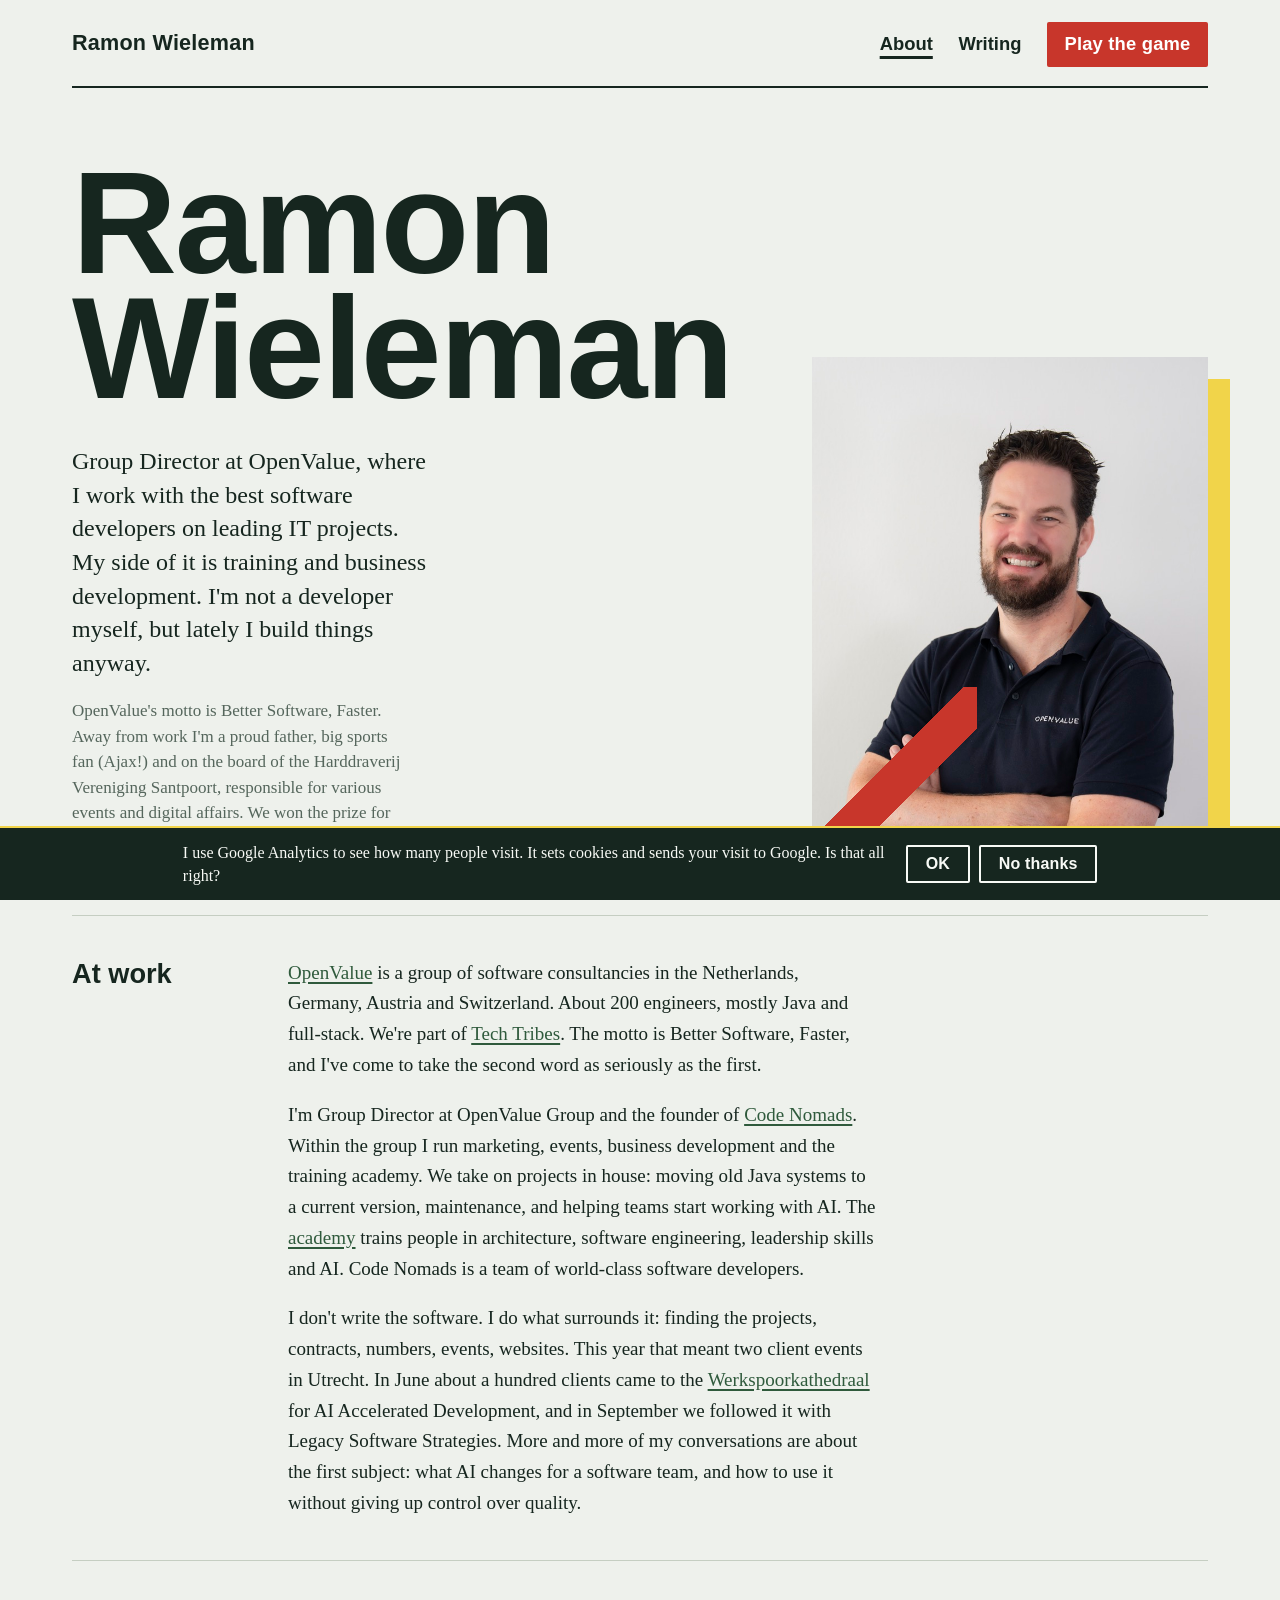
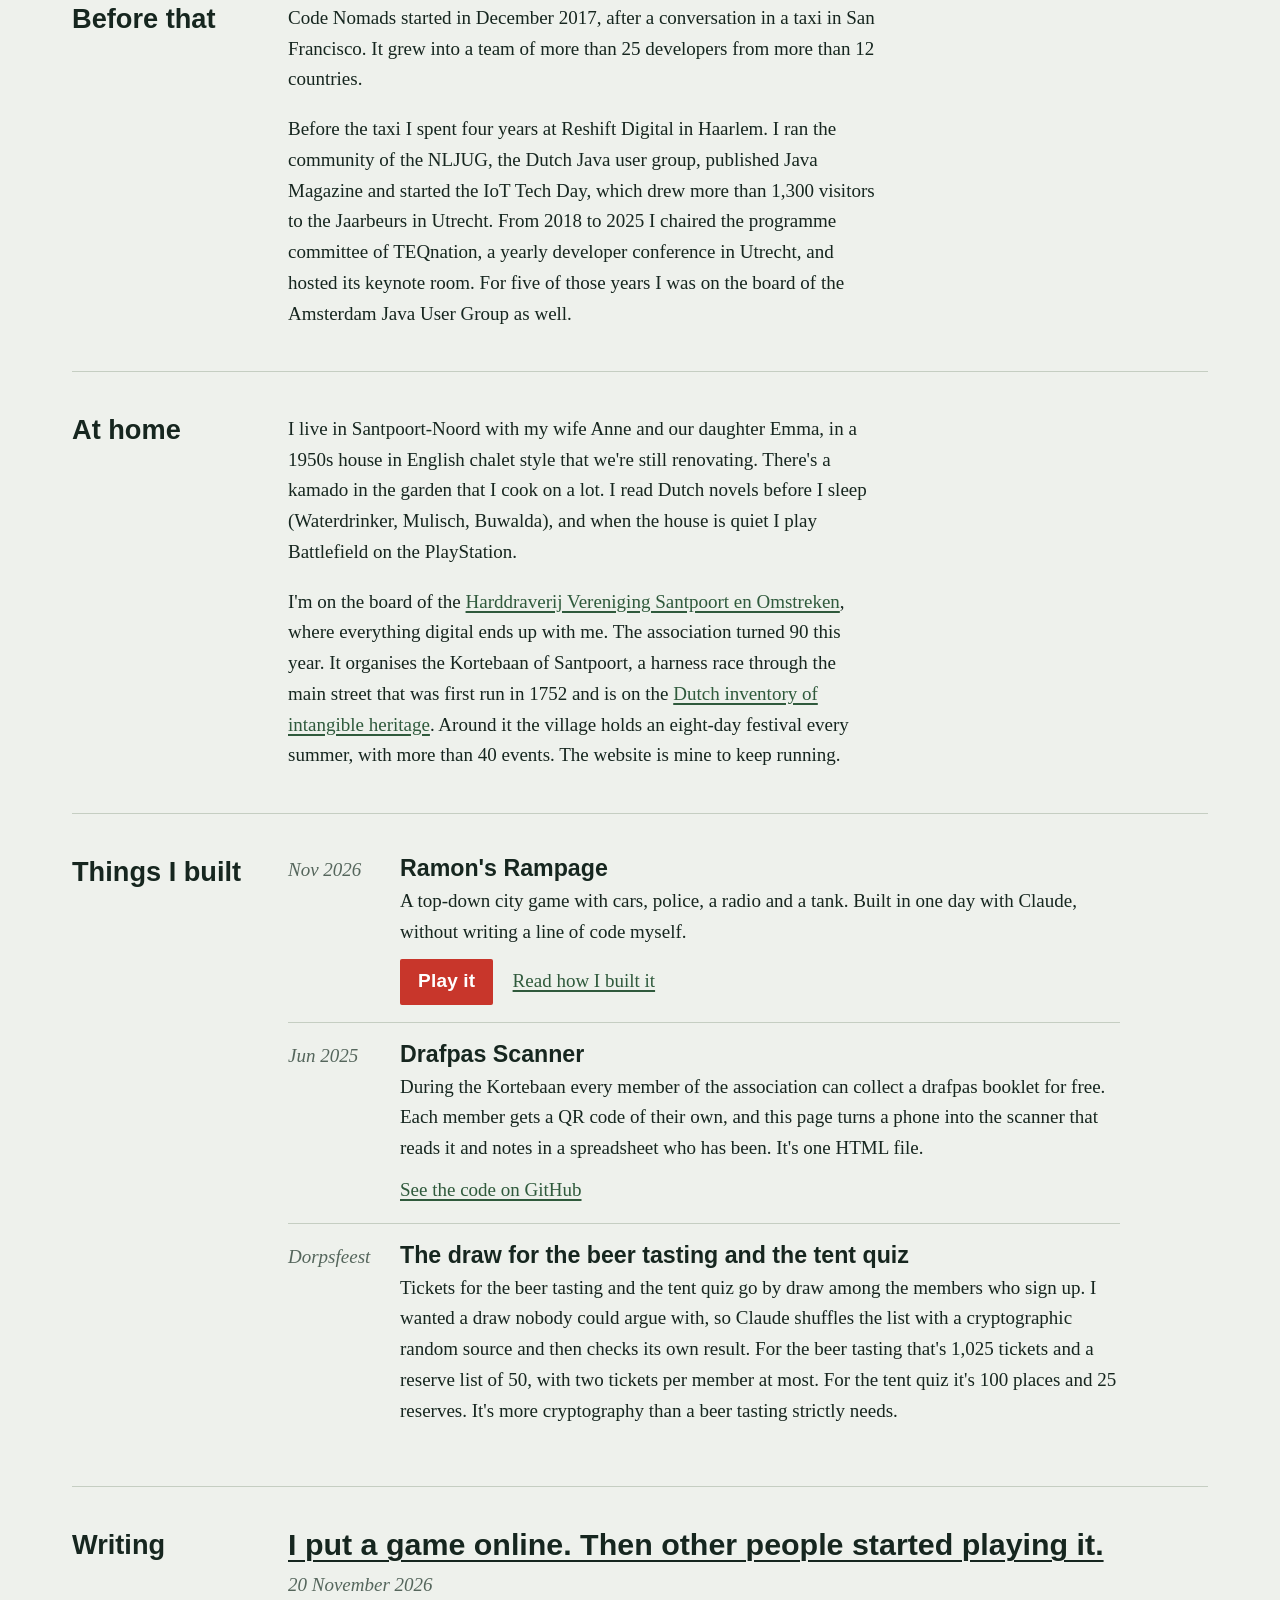
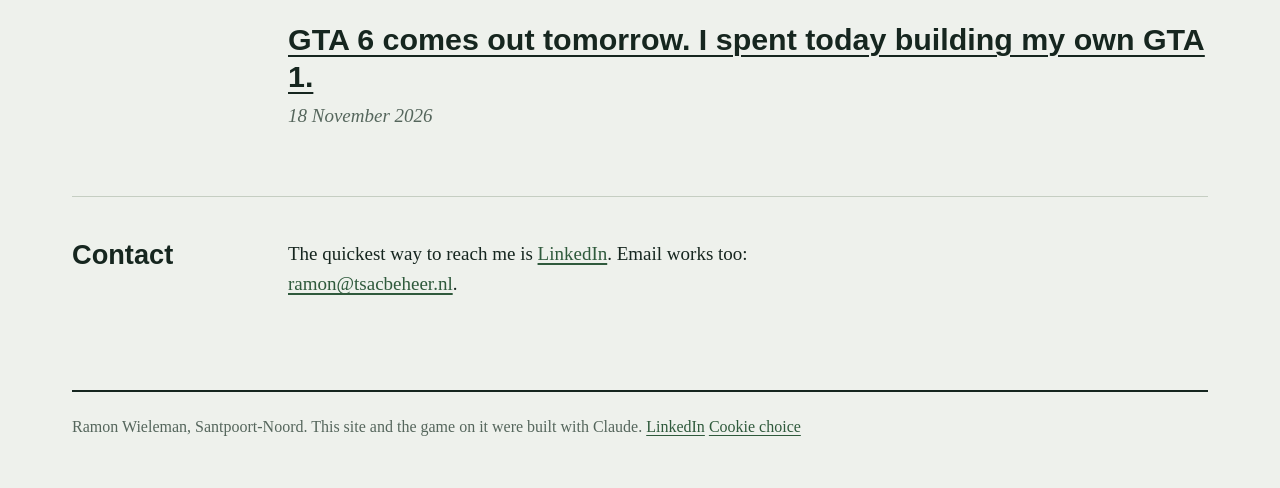
<file: index.html>
<!doctype html>
<html lang="en-GB">
<head>
  <meta charset="utf-8">
  <meta name="viewport" content="width=device-width, initial-scale=1">
  <title>Ramon Wieleman, Group Director at OpenValue</title>
  <meta name="description" content="Ramon Wieleman is Group Director at OpenValue, working in training and business development. Not a developer, but he builds things anyway.">
  <link rel="canonical" href="https://ramonwieleman.nl/">
  <meta property="og:type" content="profile">
  <meta property="og:site_name" content="Ramon Wieleman">
  <meta property="og:title" content="Ramon Wieleman, Group Director at OpenValue">
  <meta property="og:description" content="Group Director at OpenValue, working in training and business development. Not a developer, but he builds things anyway.">
  <meta property="og:url" content="https://ramonwieleman.nl/">
  <meta property="og:image" content="https://ramonwieleman.nl/assets/ramon.jpg">
  <meta name="twitter:card" content="summary">
  <link rel="icon" href="assets/favicon.svg" type="image/svg+xml">
  <link rel="stylesheet" href="assets/site.css">
  <script defer src="assets/analytics.js"></script>
  <script type="application/ld+json">
  {
    "@context": "https://schema.org",
    "@type": "Person",
    "name": "Ramon Wieleman",
    "url": "https://ramonwieleman.nl/",
    "image": "https://ramonwieleman.nl/assets/ramon.jpg",
    "jobTitle": "Group Director",
    "worksFor": { "@type": "Organization", "name": "OpenValue", "url": "https://www.openvalue.eu/" },
    "homeLocation": { "@type": "Place", "name": "Santpoort-Noord, the Netherlands" },
    "sameAs": ["https://www.linkedin.com/in/ramonwieleman/"]
  }
  </script>
</head>
<body>
<div class="wrap">
  <header class="top">
    <a class="home" href="./">Ramon Wieleman</a>
    <nav aria-label="Main">
      <a href="./" aria-current="page">About</a>
      <a href="blog/">Writing</a>
      <a class="play" href="game/">Play the game</a>
    </nav>
  </header>

  <main>
    <section class="opening">
      <div>
        <h1>Ramon Wieleman</h1>
        <p class="lead">Group Director at OpenValue, where I work with the best software developers on leading IT projects. My side of it is training and business development. I'm not a developer myself, but lately I build things anyway.</p>
        <p class="also">OpenValue's motto is Better Software, Faster. Away from work I'm a proud father, big sports fan (Ajax!) and on the board of the Harddraverij Vereniging Santpoort, responsible for various events and digital affairs. We won the prize for "Beste Kermis van Nederland" in 2026.</p>
      </div>
      <figure class="portrait">
        <img src="assets/ramon.jpg" alt="Ramon Wieleman, arms crossed, smiling, in a dark polo shirt" width="723" height="1086">
      </figure>
    </section>

    <section class="part">
      <h2>At work</h2>
      <div class="words">
        <p><a href="https://www.openvalue.eu/">OpenValue</a> is a group of software consultancies in the Netherlands, Germany, Austria and Switzerland. About 200 engineers, mostly Java and full-stack. We're part of <a href="https://techtribes.eu/">Tech Tribes</a>. The motto is Better Software, Faster, and I've come to take the second word as seriously as the first.</p>
        <p>I'm Group Director at OpenValue Group and the founder of <a href="https://www.codenomads.nl/">Code Nomads</a>. Within the group I run marketing, events, business development and the training academy. We take on projects in house: moving old Java systems to a current version, maintenance, and helping teams start working with AI. The <a href="https://www.openvalue.eu/training/">academy</a> trains people in architecture, software engineering, leadership skills and AI. Code Nomads is a team of world-class software developers.</p>
        <p>I don't write the software. I do what surrounds it: finding the projects, contracts, numbers, events, websites. This year that meant two client events in Utrecht. In June about a hundred clients came to the <a href="https://werkspoorkathedraal.nl/">Werkspoorkathedraal</a> for AI Accelerated Development, and in September we followed it with Legacy Software Strategies. More and more of my conversations are about the first subject: what AI changes for a software team, and how to use it without giving up control over quality.</p>
      </div>
    </section>

    <section class="part">
      <h2>Before that</h2>
      <div class="words">
        <p>Code Nomads started in December 2017, after a conversation in a taxi in San Francisco. It grew into a team of more than 25 developers from more than 12 countries.</p>
        <p>Before the taxi I spent four years at Reshift Digital in Haarlem. I ran the community of the NLJUG, the Dutch Java user group, published Java Magazine and started the IoT Tech Day, which drew more than 1,300 visitors to the Jaarbeurs in Utrecht. From 2018 to 2025 I chaired the programme committee of TEQnation, a yearly developer conference in Utrecht, and hosted its keynote room. For five of those years I was on the board of the Amsterdam Java User Group as well.</p>
      </div>
    </section>

    <section class="part">
      <h2>At home</h2>
      <div class="words">
        <p>I live in Santpoort-Noord with my wife Anne and our daughter Emma, in a 1950s house in English chalet style that we're still renovating. There's a kamado in the garden that I cook on a lot. I read Dutch novels before I sleep (Waterdrinker, Mulisch, Buwalda), and when the house is quiet I play Battlefield on the PlayStation.</p>
        <p>I'm on the board of the <a href="https://www.dorpsfeest-santpoort.nl/">Harddraverij Vereniging Santpoort en Omstreken</a>, where everything digital ends up with me. The association turned 90 this year. It organises the Kortebaan of Santpoort, a harness race through the main street that was first run in 1752 and is on the <a href="https://www.immaterieelerfgoed.nl/en/page/7176/short-track-santpoort">Dutch inventory of intangible heritage</a>. Around it the village holds an eight-day festival every summer, with more than 40 events. The website is mine to keep running.</p>
      </div>
    </section>

    <section class="part">
      <h2>Things I built</h2>
      <ul class="made">
        <li>
          <span class="when"><time datetime="2026-11">Nov 2026</time></span>
          <div>
            <h3>Ramon's Rampage</h3>
            <p>A top-down city game with cars, police, a radio and a tank. Built in one day with Claude, without writing a line of code myself.</p>
            <p class="links"><a class="play" href="game/">Play it</a> <a href="blog/building-ramons-rampage/">Read how I built it</a></p>
          </div>
        </li>
        <li>
          <span class="when"><time datetime="2025-06">Jun 2025</time></span>
          <div>
            <h3>Drafpas Scanner</h3>
            <p>During the Kortebaan every member of the association can collect a drafpas booklet for free. Each member gets a QR code of their own, and this page turns a phone into the scanner that reads it and notes in a spreadsheet who has been. It's one HTML file.</p>
            <p class="links"><a href="https://github.com/rwieleman/dorpsfeest-qr-scanner">See the code on GitHub</a></p>
          </div>
        </li>
        <li>
          <span class="when">Dorpsfeest</span>
          <div>
            <h3>The draw for the beer tasting and the tent quiz</h3>
            <p>Tickets for the beer tasting and the tent quiz go by draw among the members who sign up. I wanted a draw nobody could argue with, so Claude shuffles the list with a cryptographic random source and then checks its own result. For the beer tasting that's 1,025 tickets and a reserve list of 50, with two tickets per member at most. For the tent quiz it's 100 places and 25 reserves. It's more cryptography than a beer tasting strictly needs.</p>
          </div>
        </li>
      </ul>
    </section>

    <section class="part">
      <h2>Writing</h2>
      <ul class="posts">
        <li>
          <a href="blog/after-the-post/">I put a game online. Then other people started playing it.</a>
          <p class="when"><time datetime="2026-11-20">20 November 2026</time></p>
        </li>
        <li>
          <a href="blog/building-ramons-rampage/">GTA 6 comes out tomorrow. I spent today building my own GTA 1.</a>
          <p class="when"><time datetime="2026-11-18">18 November 2026</time></p>
        </li>
      </ul>
    </section>

    <section class="part" id="contact">
      <h2>Contact</h2>
      <div class="words">
        <p>The quickest way to reach me is <a href="https://www.linkedin.com/in/ramonwieleman/">LinkedIn</a>. Email works too: <a href="mailto:ramon@tsacbeheer.nl">ramon@tsacbeheer.nl</a>.</p>
      </div>
    </section>
  </main>

  <footer class="foot">Ramon Wieleman, Santpoort-Noord. This site and the game on it were built with Claude. <a href="https://www.linkedin.com/in/ramonwieleman/">LinkedIn</a></footer>
</div>
</body>
</html>
</file>
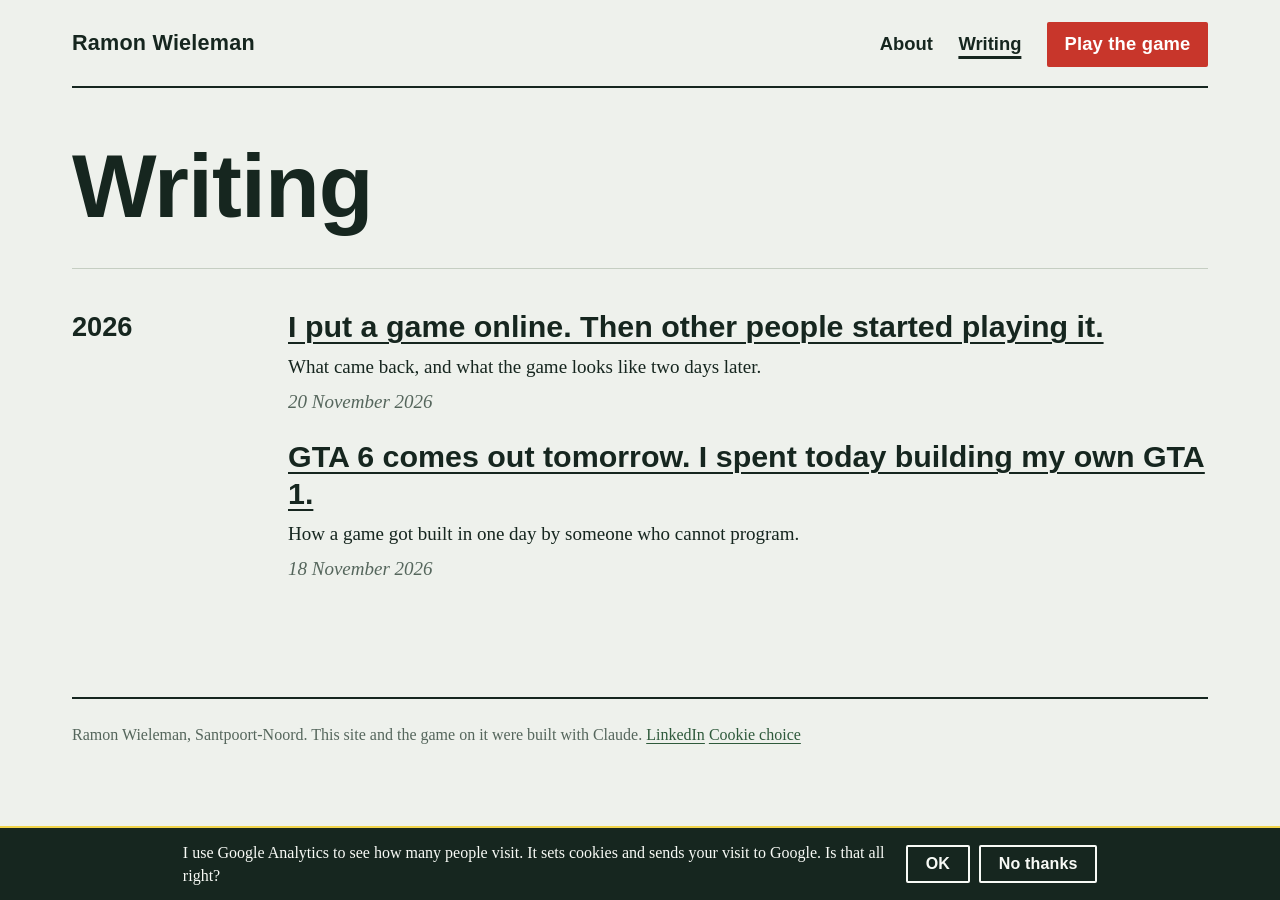
<file: blog/index.html>
<!doctype html>
<html lang="en-GB">
<head>
  <meta charset="utf-8">
  <meta name="viewport" content="width=device-width, initial-scale=1">
  <title>Writing | Ramon Wieleman</title>
  <meta name="description" content="Posts by Ramon Wieleman. So far there is one, about building a game in a day with AI.">
  <link rel="canonical" href="https://ramonwieleman.nl/blog/">
  <meta property="og:type" content="website">
  <meta property="og:site_name" content="Ramon Wieleman">
  <meta property="og:title" content="Writing | Ramon Wieleman">
  <meta property="og:description" content="Posts by Ramon Wieleman. So far there is one, about building a game in a day with AI.">
  <meta property="og:url" content="https://ramonwieleman.nl/blog/">
  <meta property="og:image" content="https://ramonwieleman.nl/assets/shots/chase.jpg">
  <meta name="twitter:card" content="summary_large_image">
  <link rel="icon" href="../assets/favicon.svg" type="image/svg+xml">
  <link rel="stylesheet" href="../assets/site.css">
  <script defer src="../assets/analytics.js"></script>
</head>
<body>
<div class="wrap">
  <header class="top">
    <a class="home" href="../">Ramon Wieleman</a>
    <nav aria-label="Main">
      <a href="../">About</a>
      <a href="./" aria-current="page">Writing</a>
      <a class="play" href="../game/">Play the game</a>
    </nav>
  </header>

  <main>
    <article class="piece">
      <header><h1>Writing</h1></header>
    </article>
    <section class="part">
      <h2>2026</h2>
      <ul class="posts">
        <li>
          <a href="after-the-post/">I put a game online. Then other people started playing it.</a>
          <p>What came back, and what the game looks like two days later.</p>
          <p class="when"><time datetime="2026-11-20">20 November 2026</time></p>
        </li>
        <li>
          <a href="building-ramons-rampage/">GTA 6 comes out tomorrow. I spent today building my own GTA 1.</a>
          <p>How a game got built in one day by someone who cannot program.</p>
          <p class="when"><time datetime="2026-11-18">18 November 2026</time></p>
        </li>
      </ul>
    </section>
  </main>

  <footer class="foot">Ramon Wieleman, Santpoort-Noord. This site and the game on it were built with Claude. <a href="https://www.linkedin.com/in/ramonwieleman/">LinkedIn</a></footer>
</div>
</body>
</html>
</file>
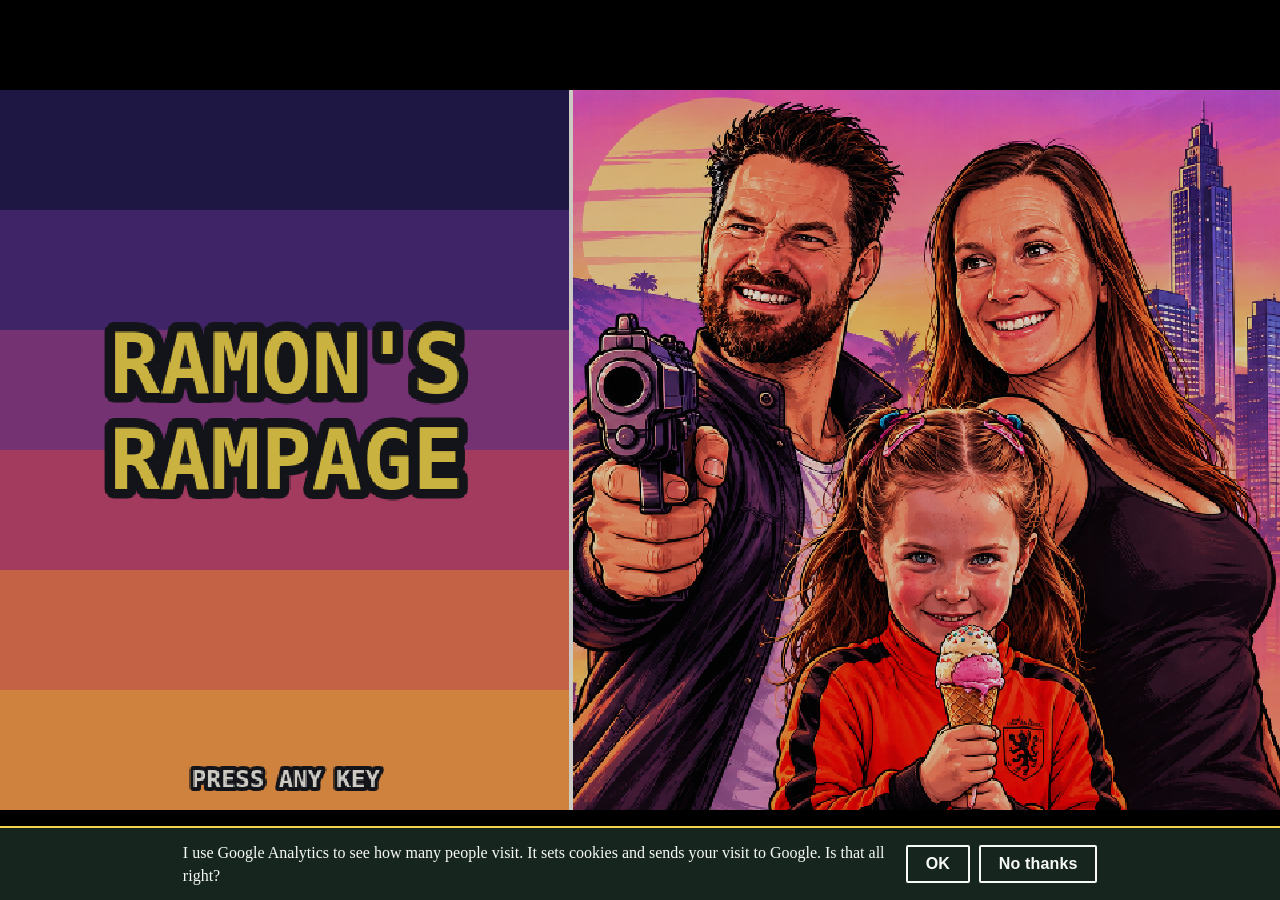
<file: game/index.html>
<!doctype html>
<html lang="en-GB">
  <head>
    <meta charset="utf-8" />
    <meta name="viewport" content="width=device-width, initial-scale=1, maximum-scale=1, user-scalable=no, viewport-fit=cover" />
    <title>Ramon's Rampage</title>
    <meta name="description" content="Ramon's Rampage: a top-down city game with cars, police, a radio and a tank. It runs in the browser, with a keyboard or on a phone held sideways." />
    <link rel="canonical" href="https://ramonwieleman.nl/game/" />
    <meta property="og:title" content="Ramon's Rampage" />
    <meta property="og:description" content="A top-down city game with cars, police, a radio and a tank." />
    <meta property="og:image" content="https://ramonwieleman.nl/assets/shots/chase.jpg" />
    <meta name="theme-color" content="#2b1f55" />
    <link rel="icon" href="favicon.svg" type="image/svg+xml" />
    <link rel="icon" href="favicon.png" type="image/png" sizes="64x64" />
    <link rel="apple-touch-icon" href="apple-touch-icon.png" />
    <style>html,body{overscroll-behavior:none;background:#000;height:100%;margin:0;overflow:hidden}body{touch-action:none;-webkit-user-select:none;user-select:none;-webkit-touch-callout:none}#game{width:100%;height:100%}#turn{z-index:20;text-align:center;color:#f1d44a;letter-spacing:.04em;background:#15161a;justify-content:center;align-items:center;padding:2rem;font:700 1.25rem ui-monospace,Menlo,Consolas,monospace;display:none;position:fixed;inset:0}@media (orientation:portrait) and (pointer:coarse){#turn{display:flex}}</style>
    <script type="module" crossorigin src="./assets/index-v4oTR8LP.js"></script>
    <script defer src="../assets/analytics.js" data-play></script>
</head>
  <body>
    <div id="game"></div>
    <div id="turn">TURN YOUR PHONE ON ITS SIDE</div>
  </body>
</html>
</file>
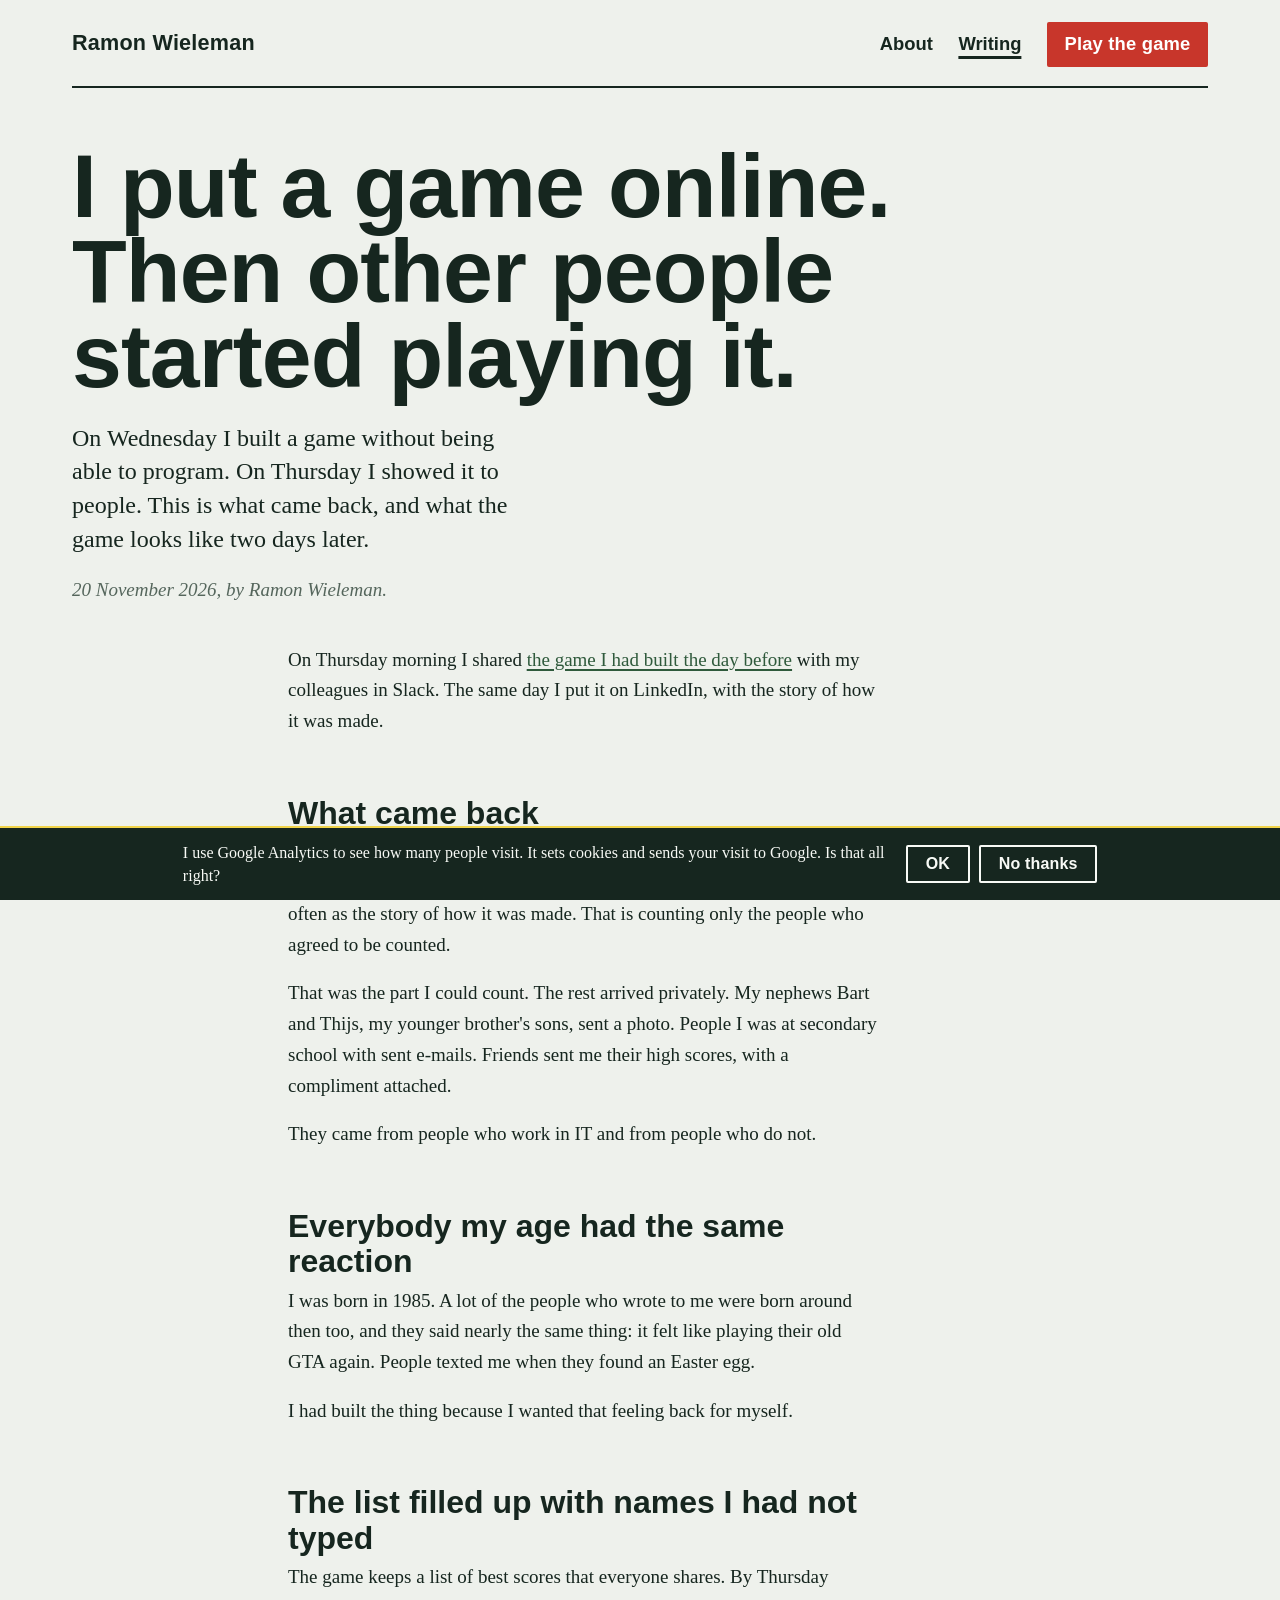
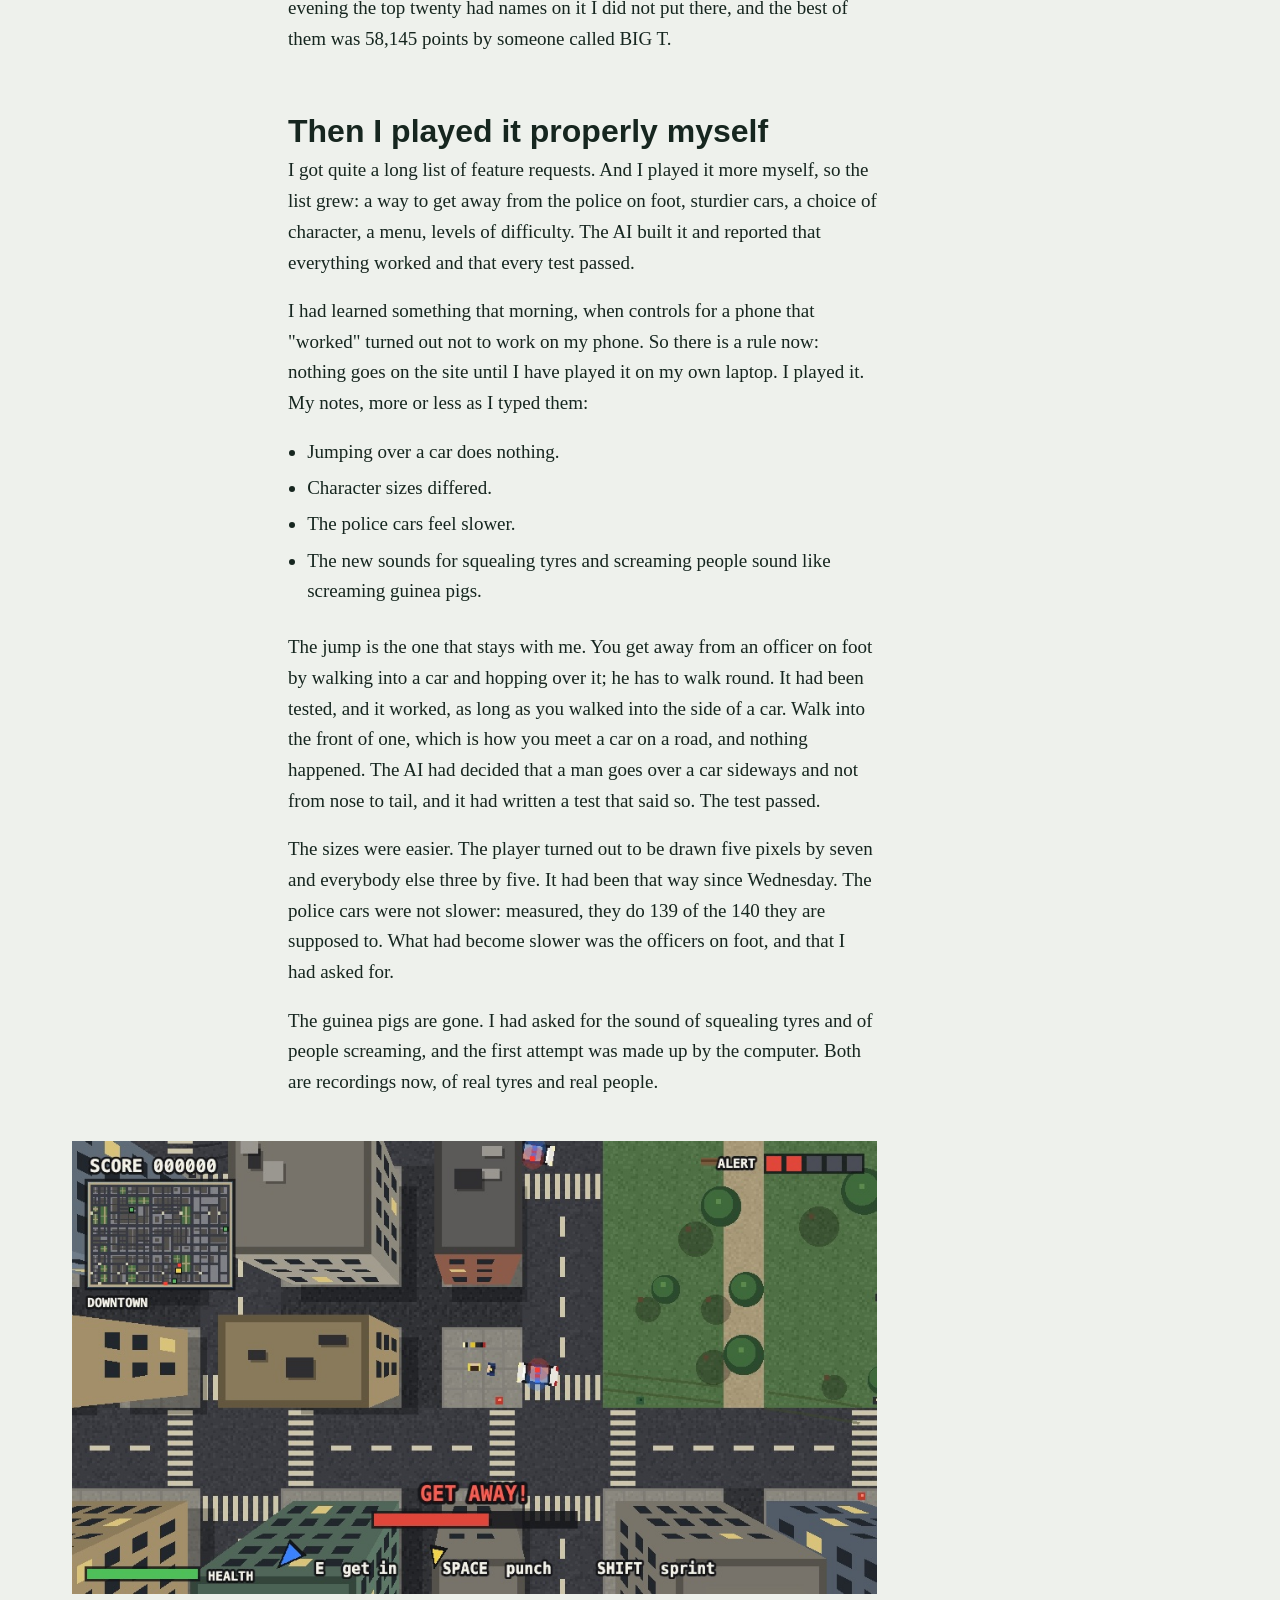
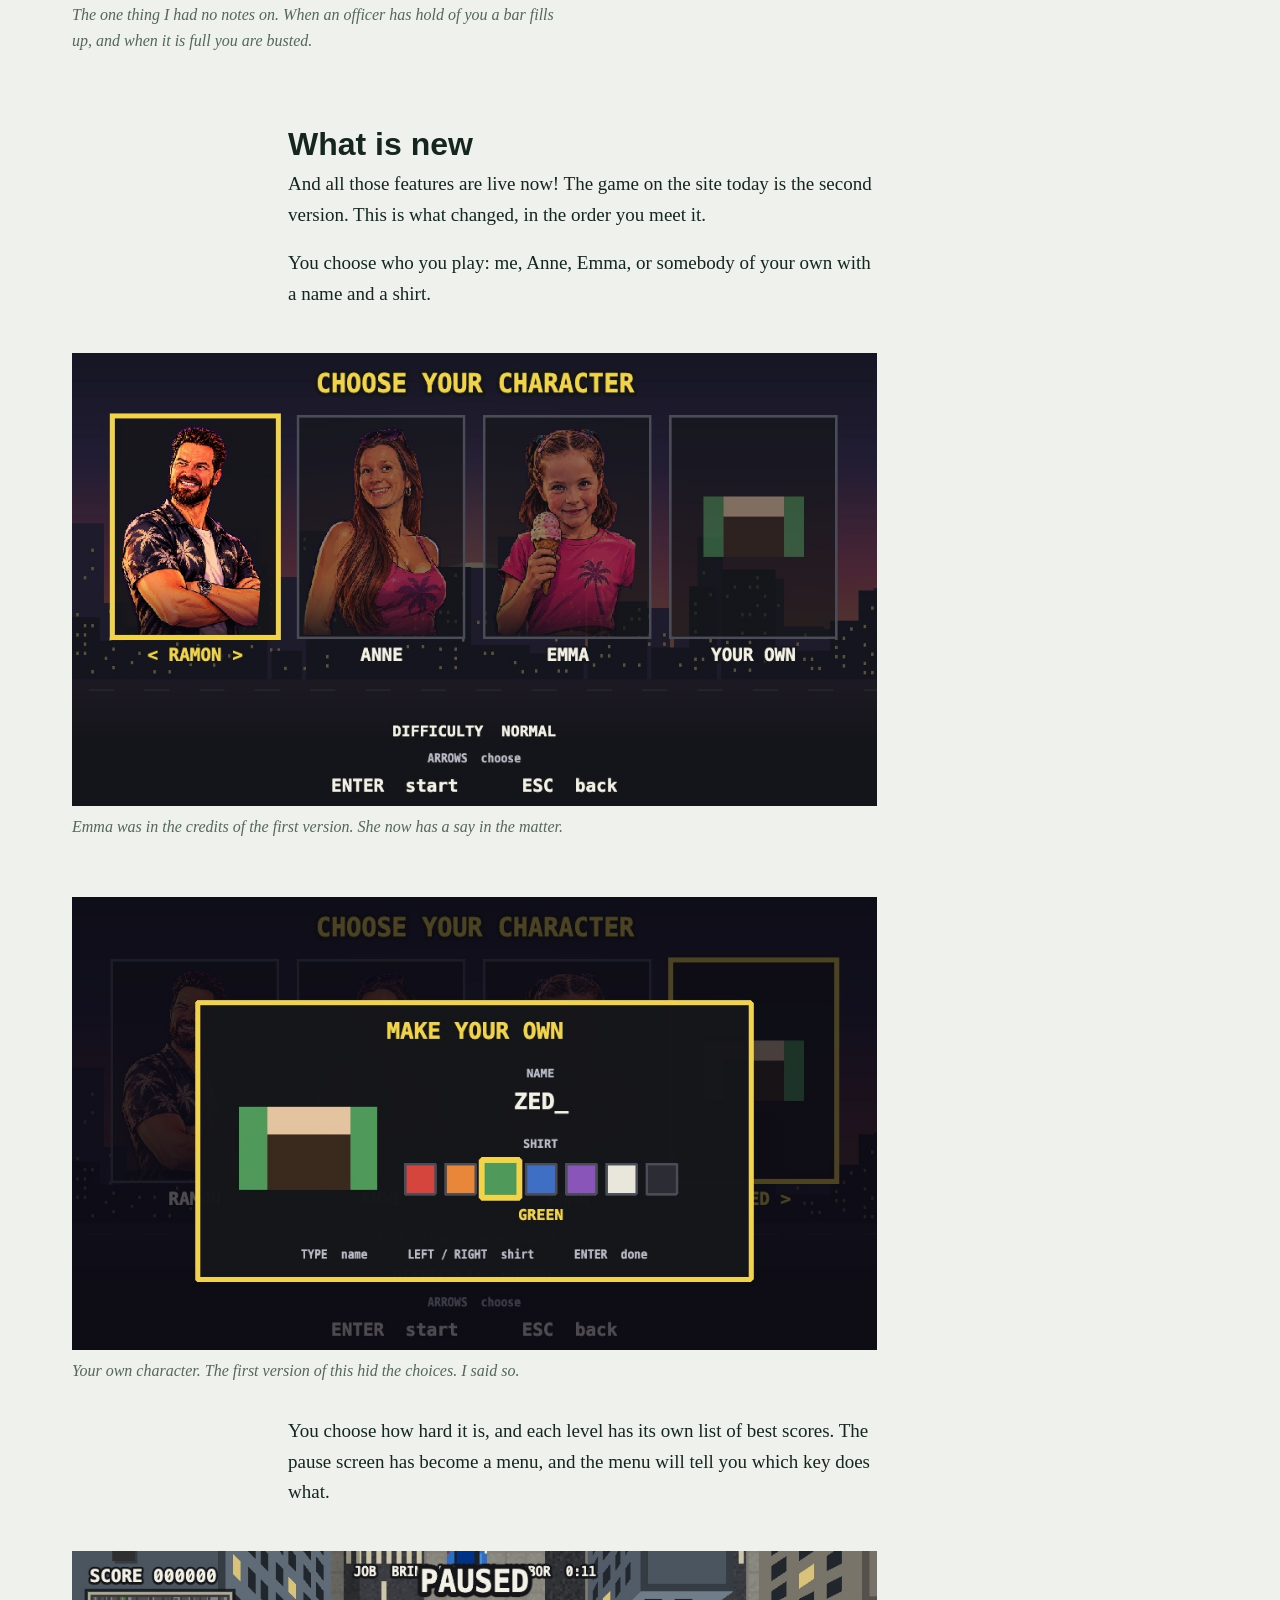
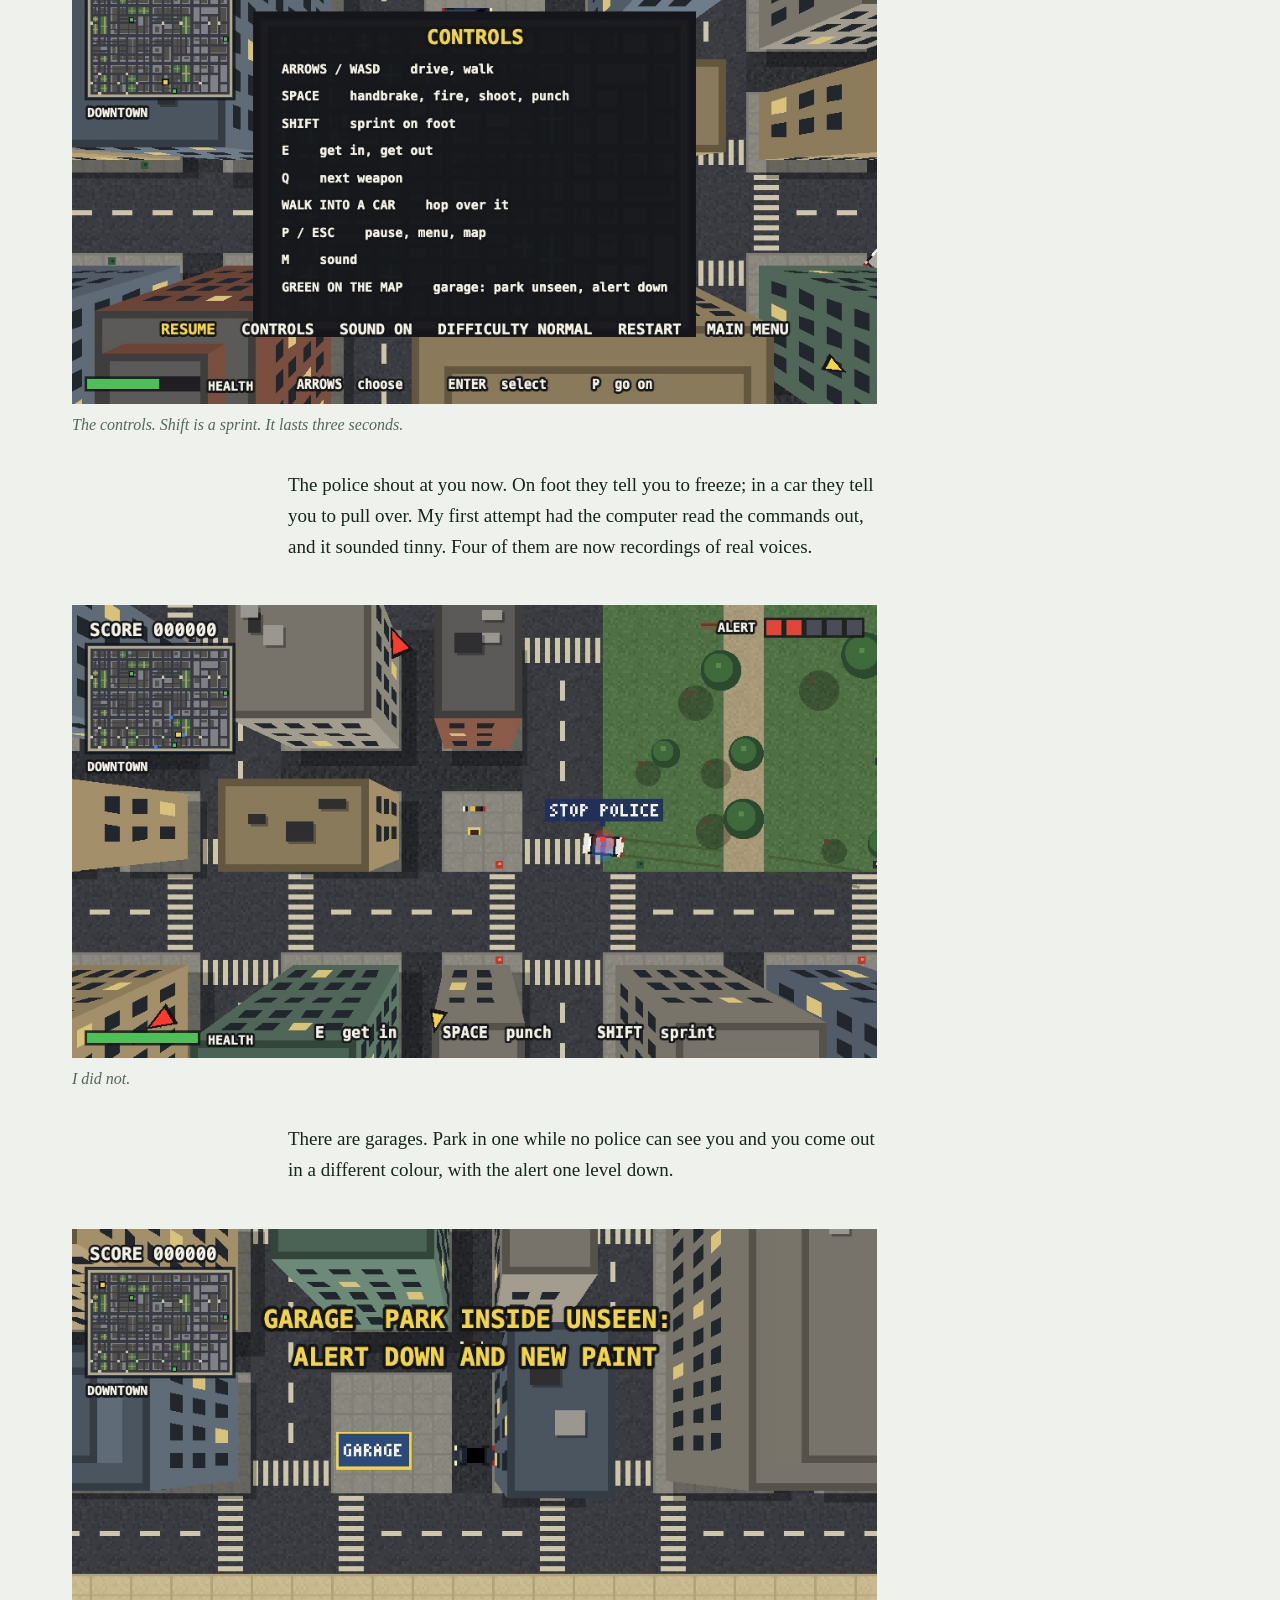
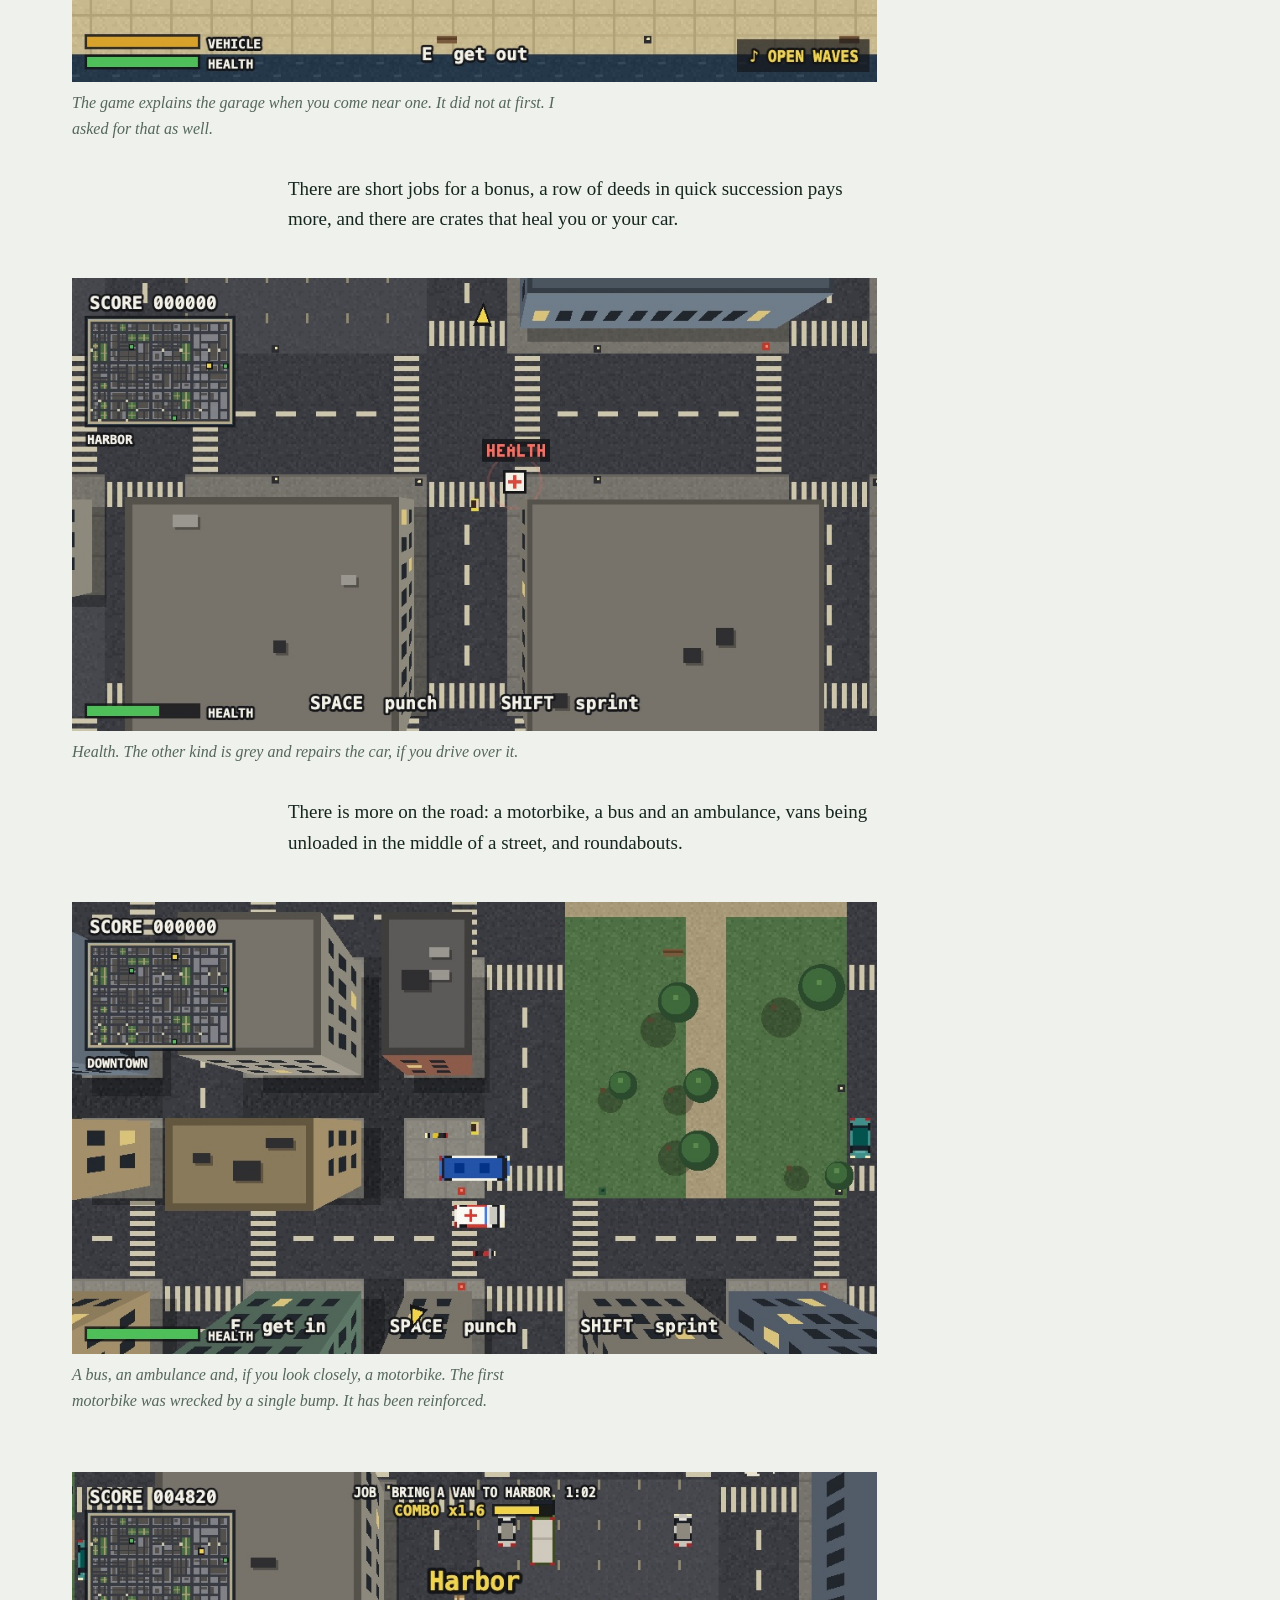
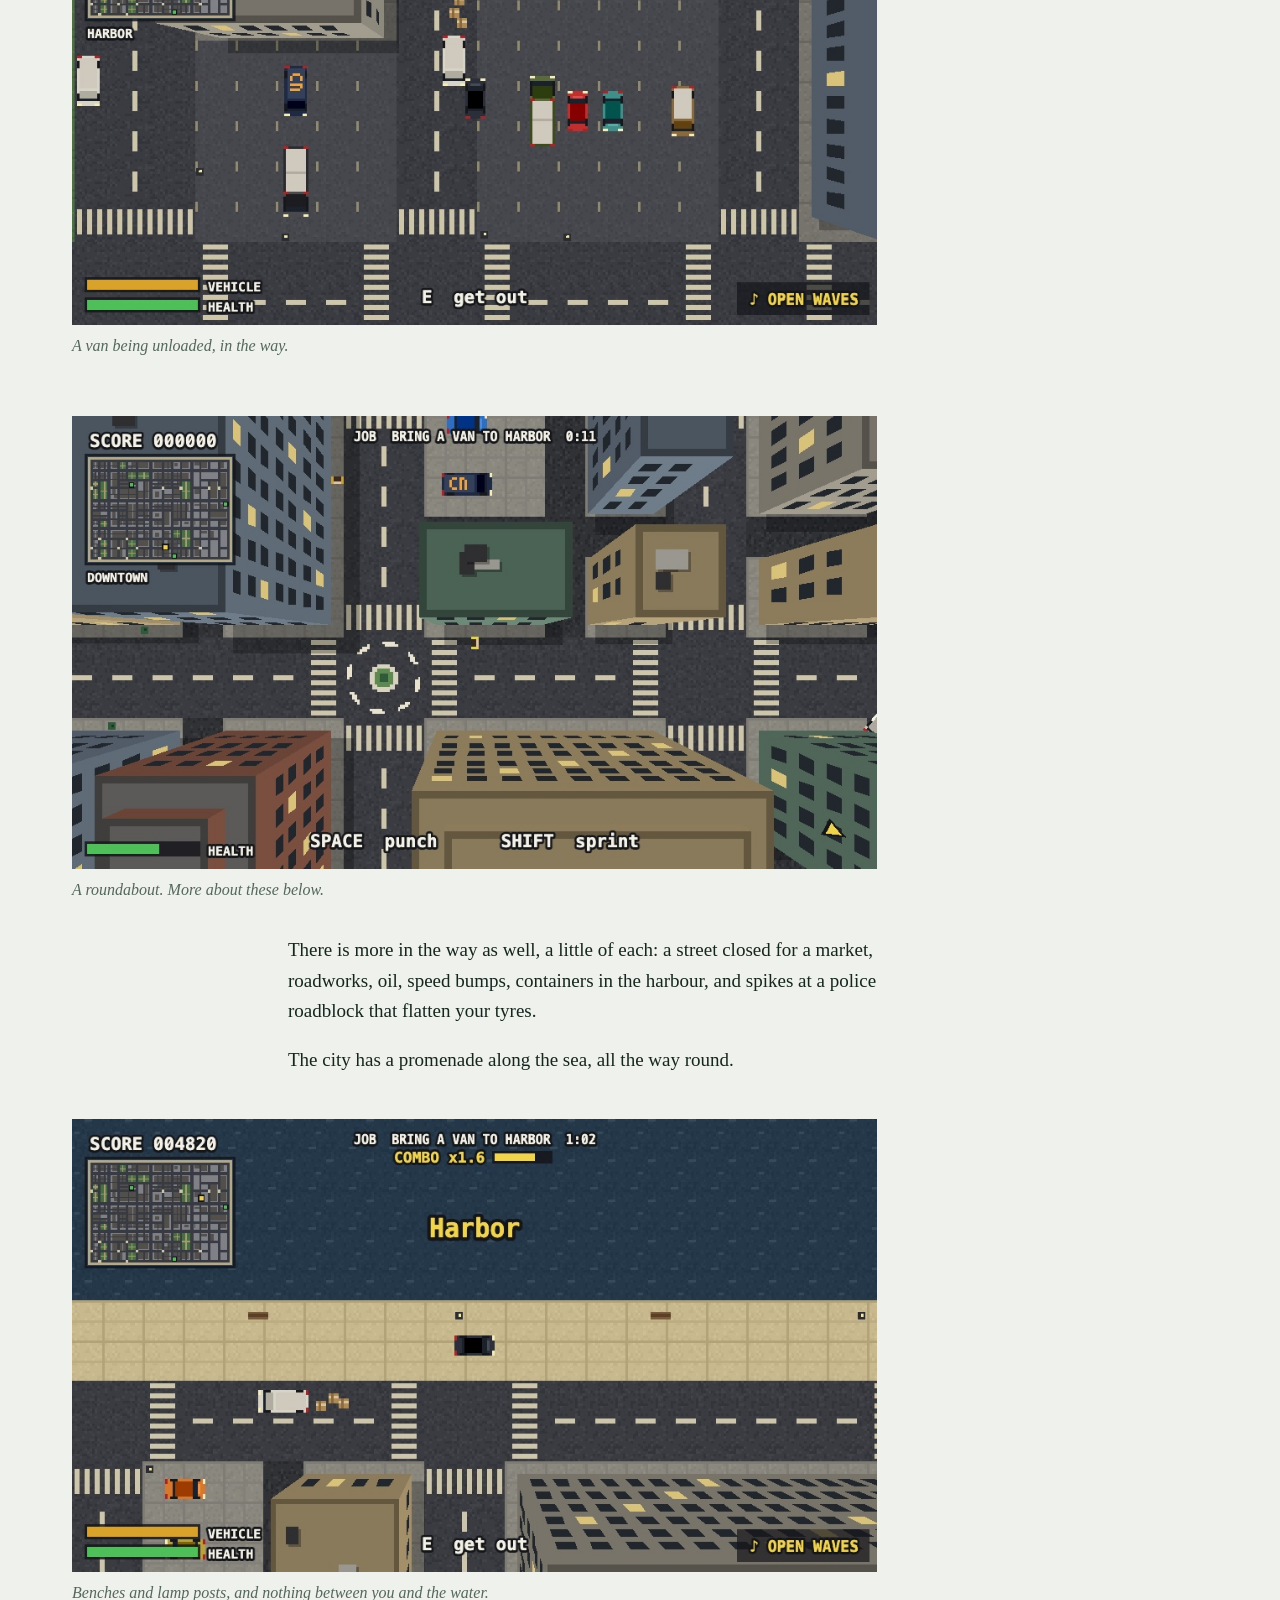
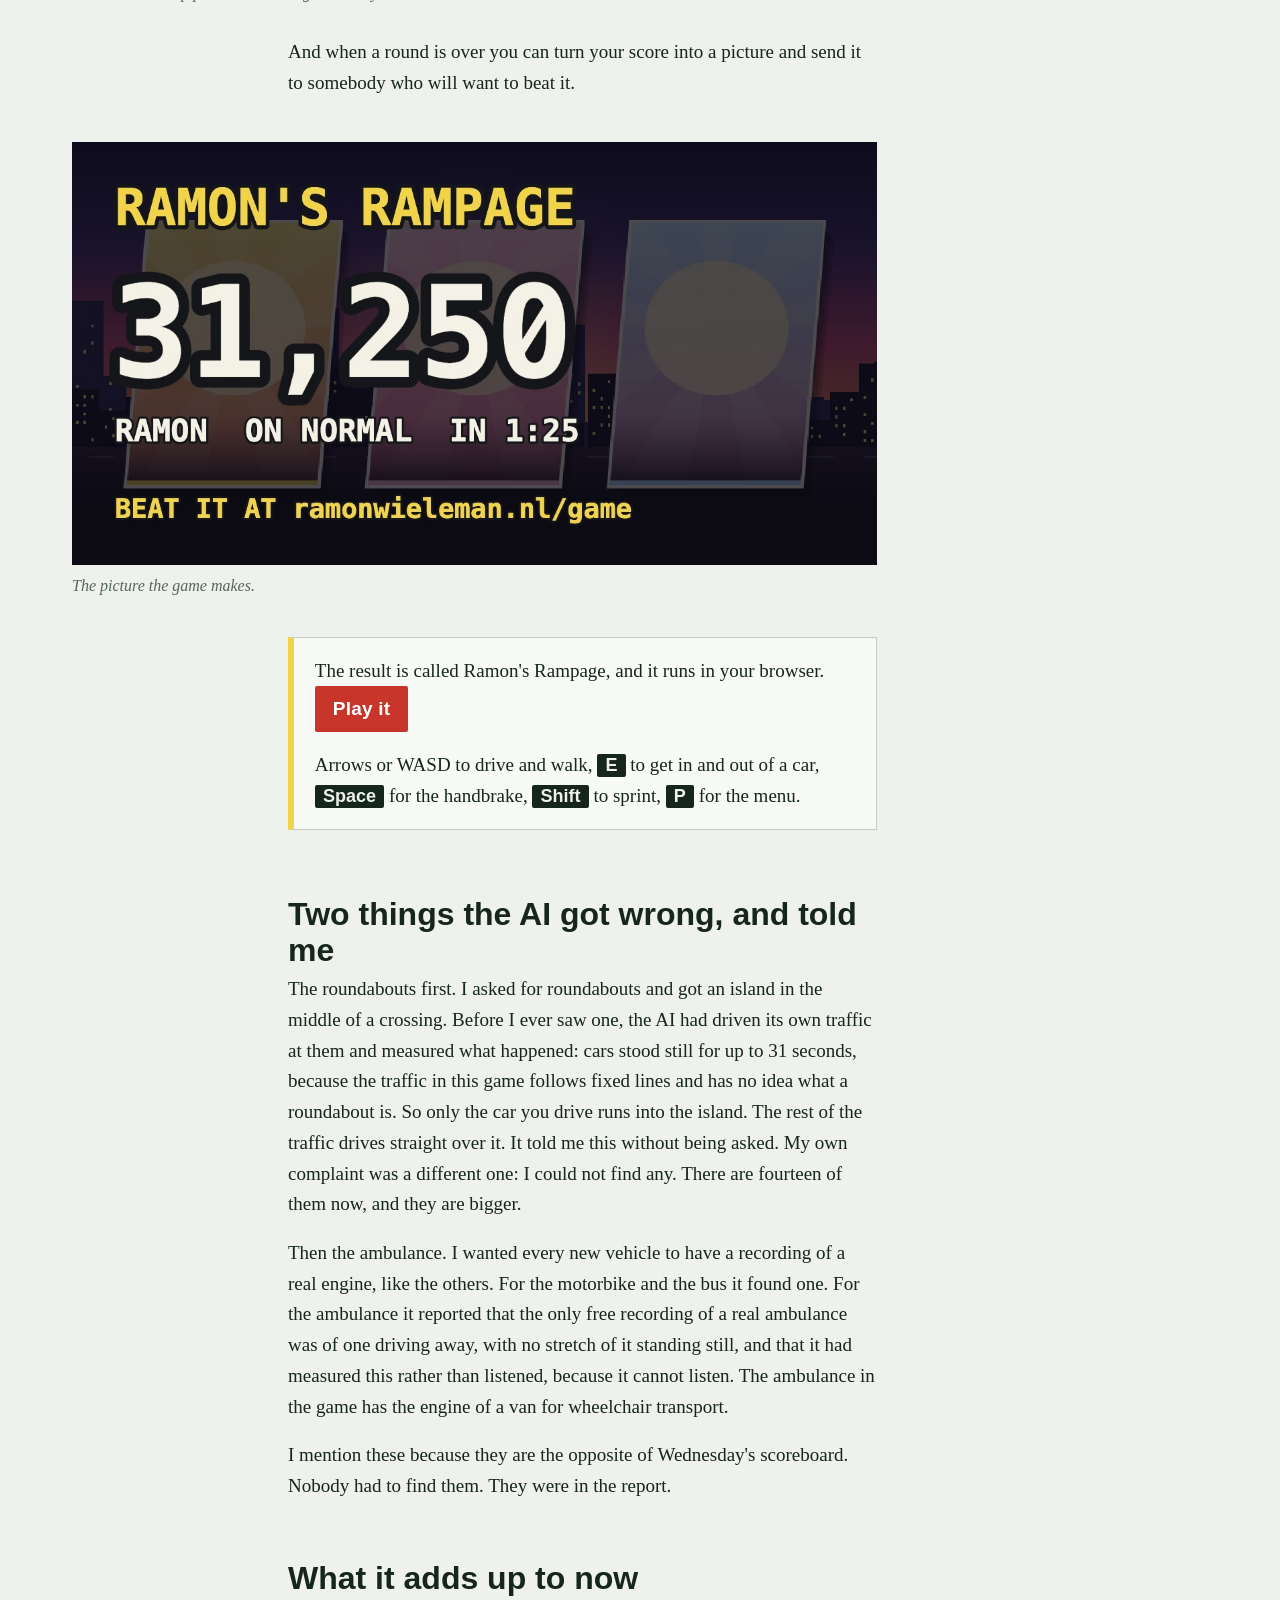
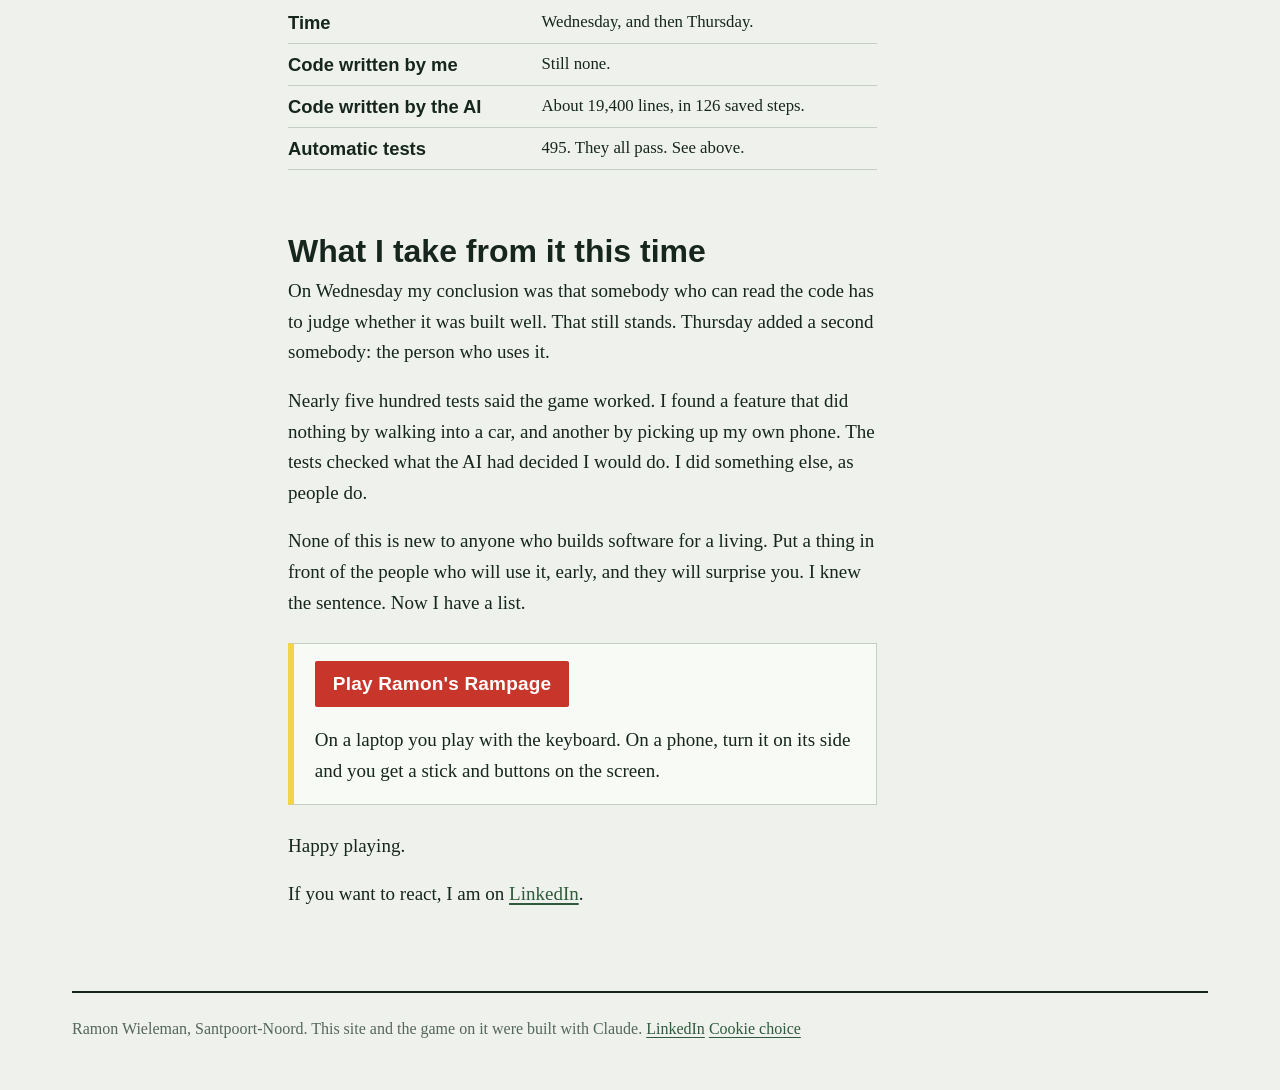
<file: blog/after-the-post/index.html>
<!doctype html>
<html lang="en-GB">
<head>
  <meta charset="utf-8">
  <meta name="viewport" content="width=device-width, initial-scale=1">
  <title>I put a game online. Then other people started playing it. | Ramon Wieleman</title>
  <meta name="description" content="Two days after I built a game without being able to program: what came back from LinkedIn and from colleagues, what I found when I played it myself, and what is new.">
  <link rel="canonical" href="https://ramonwieleman.nl/blog/after-the-post/">
  <meta property="og:type" content="article">
  <meta property="og:site_name" content="Ramon Wieleman">
  <meta property="og:title" content="I put a game online. Then other people started playing it.">
  <meta property="og:description" content="What came back, what I found when I played it myself, and what is new in the game.">
  <meta property="og:url" content="https://ramonwieleman.nl/blog/after-the-post/">
  <meta property="og:image" content="https://ramonwieleman.nl/assets/shots/v2-arrest.jpg">
  <meta property="article:published_time" content="2026-11-20">
  <meta name="twitter:card" content="summary_large_image">
  <link rel="icon" href="../../assets/favicon.svg" type="image/svg+xml">
  <link rel="stylesheet" href="../../assets/site.css">
  <script defer src="../../assets/analytics.js"></script>
  <script type="application/ld+json">
  {
    "@context": "https://schema.org",
    "@type": "BlogPosting",
    "headline": "I put a game online. Then other people started playing it.",
    "datePublished": "2026-11-20",
    "image": "https://ramonwieleman.nl/assets/shots/v2-arrest.jpg",
    "url": "https://ramonwieleman.nl/blog/after-the-post/",
    "author": { "@type": "Person", "name": "Ramon Wieleman", "url": "https://ramonwieleman.nl/" }
  }
  </script>
</head>
<body>
<div class="wrap">
  <header class="top">
    <a class="home" href="../../">Ramon Wieleman</a>
    <nav aria-label="Main">
      <a href="../../">About</a>
      <a href="../" aria-current="page">Writing</a>
      <a class="play" href="../../game/">Play the game</a>
    </nav>
  </header>

  <main>
    <article class="piece">
      <header>
        <h1>I put a game online. Then other people started playing it.</h1>
        <p class="standfirst">On Wednesday I built a game without being able to program. On Thursday I showed it to people. This is what came back, and what the game looks like two days later.</p>
        <p class="when"><time datetime="2026-11-20">20 November 2026</time>, by Ramon Wieleman.</p>
      </header>

      <div class="body">
        <p>On Thursday morning I shared <a href="../building-ramons-rampage/">the game I had built the day before</a> with my colleagues in Slack. The same day I put it on LinkedIn, with the story of how it was made.</p>

        <h2>What came back</h2>
        <p>By this morning the post had been seen more than 8,000 times. The site had visitors from five countries, and the game was opened about three times as often as the story of how it was made. That is counting only the people who agreed to be counted.</p>
        <p>That was the part I could count. The rest arrived privately. My nephews Bart and Thijs, my younger brother's sons, sent a photo. People I was at secondary school with sent e-mails. Friends sent me their high scores, with a compliment attached.</p>
        <p>They came from people who work in IT and from people who do not.</p>

        <h2>Everybody my age had the same reaction</h2>
        <p>I was born in 1985. A lot of the people who wrote to me were born around then too, and they said nearly the same thing: it felt like playing their old GTA again. People texted me when they found an Easter egg.</p>
        <p>I had built the thing because I wanted that feeling back for myself.</p>

        <h2>The list filled up with names I had not typed</h2>
        <p>The game keeps a list of best scores that everyone shares. By Thursday evening the top twenty had names on it I did not put there, and the best of them was 58,145 points by someone called BIG T.</p>

        <h2>Then I played it properly myself</h2>
        <p>I got quite a long list of feature requests. And I played it more myself, so the list grew: a way to get away from the police on foot, sturdier cars, a choice of character, a menu, levels of difficulty. The AI built it and reported that everything worked and that every test passed.</p>
        <p>I had learned something that morning, when controls for a phone that "worked" turned out not to work on my phone. So there is a rule now: nothing goes on the site until I have played it on my own laptop. I played it. My notes, more or less as I typed them:</p>
        <ul>
          <li>Jumping over a car does nothing.</li>
          <li>Character sizes differed.</li>
          <li>The police cars feel slower.</li>
          <li>The new sounds for squealing tyres and screaming people sound like screaming guinea pigs.</li>
        </ul>
        <p>The jump is the one that stays with me. You get away from an officer on foot by walking into a car and hopping over it; he has to walk round. It had been tested, and it worked, as long as you walked into the side of a car. Walk into the front of one, which is how you meet a car on a road, and nothing happened. The AI had decided that a man goes over a car sideways and not from nose to tail, and it had written a test that said so. The test passed.</p>
        <p>The sizes were easier. The player turned out to be drawn five pixels by seven and everybody else three by five. It had been that way since Wednesday. The police cars were not slower: measured, they do 139 of the 140 they are supposed to. What had become slower was the officers on foot, and that I had asked for.</p>
        <p>The guinea pigs are gone. I had asked for the sound of squealing tyres and of people screaming, and the first attempt was made up by the computer. Both are recordings now, of real tyres and real people.</p>

        <figure>
          <img src="../../assets/shots/v2-arrest.jpg" alt="A top-down view of a crossing. A small figure stands beside a police car. A red bar under the words GET AWAY is half full." width="960" height="540">
          <figcaption>The one thing I had no notes on. When an officer has hold of you a bar fills up, and when it is full you are busted.</figcaption>
        </figure>

        <h2>What is new</h2>
        <p>And all those features are live now! The game on the site today is the second version. This is what changed, in the order you meet it.</p>

        <p>You choose who you play: me, Anne, Emma, or somebody of your own with a name and a shirt.</p>
        <figure>
          <img src="../../assets/shots/v2-select.jpg" alt="A screen titled Choose your character with four cards: Ramon, Anne, Emma and Your own." width="960" height="540">
          <figcaption>Emma was in the credits of the first version. She now has a say in the matter.</figcaption>
        </figure>
        <figure>
          <img src="../../assets/shots/v2-make.jpg" alt="A panel titled Make your own, with a name being typed and seven shirt colours to choose from." width="960" height="540">
          <figcaption>Your own character. The first version of this hid the choices. I said so.</figcaption>
        </figure>

        <p>You choose how hard it is, and each level has its own list of best scores. The pause screen has become a menu, and the menu will tell you which key does what.</p>
        <figure>
          <img src="../../assets/shots/v2-controls.jpg" alt="The pause screen with a list of controls, and under it a menu: resume, controls, sound, difficulty, restart, main menu." width="960" height="540">
          <figcaption>The controls. Shift is a sprint. It lasts three seconds.</figcaption>
        </figure>

        <p>The police shout at you now. On foot they tell you to freeze; in a car they tell you to pull over. My first attempt had the computer read the commands out, and it sounded tinny. Four of them are now recordings of real voices.</p>
        <figure>
          <img src="../../assets/shots/v2-shout.jpg" alt="A police car at a crossing with a label above it that reads: Give yourself up." width="960" height="540">
          <figcaption>I did not.</figcaption>
        </figure>

        <p>There are garages. Park in one while no police can see you and you come out in a different colour, with the alert one level down.</p>
        <figure>
          <img src="../../assets/shots/v2-garage.jpg" alt="A car beside a blue bay marked Garage. A message reads: Garage, park inside unseen, alert down and new paint." width="960" height="540">
          <figcaption>The game explains the garage when you come near one. It did not at first. I asked for that as well.</figcaption>
        </figure>

        <p>There are short jobs for a bonus, a row of deeds in quick succession pays more, and there are crates that heal you or your car.</p>
        <figure>
          <img src="../../assets/shots/v2-crate.jpg" alt="A figure on a path in a park beside a white crate with a red cross, labelled Health." width="960" height="540">
          <figcaption>Health. The other kind is grey and repairs the car, if you drive over it.</figcaption>
        </figure>

        <p>There is more on the road: a motorbike, a bus and an ambulance, vans being unloaded in the middle of a street, and roundabouts.</p>
        <figure>
          <img src="../../assets/shots/v2-vehicles.jpg" alt="A crossing seen from above with a blue bus, a white ambulance with a red cross and a small motorbike." width="960" height="540">
          <figcaption>A bus, an ambulance and, if you look closely, a motorbike. The first motorbike was wrecked by a single bump. It has been reinforced.</figcaption>
        </figure>
        <figure>
          <img src="../../assets/shots/v2-unloading.jpg" alt="A white van standing in a lane of a street with three cardboard boxes on the road behind it." width="960" height="540">
          <figcaption>A van being unloaded, in the way.</figcaption>
        </figure>
        <figure>
          <img src="../../assets/shots/v2-roundabout.jpg" alt="A crossing with a dashed white ring painted on it around a small round island." width="960" height="540">
          <figcaption>A roundabout. More about these below.</figcaption>
        </figure>

        <p>There is more in the way as well, a little of each: a street closed for a market, roadworks, oil, speed bumps, containers in the harbour, and spikes at a police roadblock that flatten your tyres.</p>

        <p>The city has a promenade along the sea, all the way round.</p>
        <figure>
          <img src="../../assets/shots/v2-promenade.jpg" alt="A sandy promenade with lamp posts and benches between a street and the sea." width="960" height="540">
          <figcaption>Benches and lamp posts, and nothing between you and the water.</figcaption>
        </figure>

        <p>And when a round is over you can turn your score into a picture and send it to somebody who will want to beat it.</p>
        <figure>
          <img src="../../assets/shots/v2-card.jpg" alt="A picture that reads: Ramon's Rampage, 31,250, Ramon on normal in 0:47, beat it at ramonwieleman.nl/game." width="1200" height="630">
          <figcaption>The picture the game makes.</figcaption>
        </figure>

        <div class="callout">
          <p>The result is called Ramon's Rampage, and it runs in your browser. <a class="play" href="../../game/">Play it</a></p>
          <p>Arrows or WASD to drive and walk, <kbd>E</kbd> to get in and out of a car, <kbd>Space</kbd> for the handbrake, <kbd>Shift</kbd> to sprint, <kbd>P</kbd> for the menu.</p>
        </div>

        <h2>Two things the AI got wrong, and told me</h2>
        <p>The roundabouts first. I asked for roundabouts and got an island in the middle of a crossing. Before I ever saw one, the AI had driven its own traffic at them and measured what happened: cars stood still for up to 31 seconds, because the traffic in this game follows fixed lines and has no idea what a roundabout is. So only the car you drive runs into the island. The rest of the traffic drives straight over it. It told me this without being asked. My own complaint was a different one: I could not find any. There are fourteen of them now, and they are bigger.</p>
        <p>Then the ambulance. I wanted every new vehicle to have a recording of a real engine, like the others. For the motorbike and the bus it found one. For the ambulance it reported that the only free recording of a real ambulance was of one driving away, with no stretch of it standing still, and that it had measured this rather than listened, because it cannot listen. The ambulance in the game has the engine of a van for wheelchair transport.</p>
        <p>I mention these because they are the opposite of Wednesday's scoreboard. Nobody had to find them. They were in the report.</p>

        <h2>What it adds up to now</h2>
        <table>
          <tr><th>Time</th><td>Wednesday, and then Thursday.</td></tr>
          <tr><th>Code written by me</th><td>Still none.</td></tr>
          <tr><th>Code written by the AI</th><td>About 19,400 lines, in 126 saved steps.</td></tr>
          <tr><th>Automatic tests</th><td>495. They all pass. See above.</td></tr>
        </table>

        <h2>What I take from it this time</h2>
        <p>On Wednesday my conclusion was that somebody who can read the code has to judge whether it was built well. That still stands. Thursday added a second somebody: the person who uses it.</p>
        <p>Nearly five hundred tests said the game worked. I found a feature that did nothing by walking into a car, and another by picking up my own phone. The tests checked what the AI had decided I would do. I did something else, as people do.</p>
        <p>None of this is new to anyone who builds software for a living. Put a thing in front of the people who will use it, early, and they will surprise you. I knew the sentence. Now I have a list.</p>

        <div class="callout">
          <p><a class="play" href="../../game/">Play Ramon's Rampage</a></p>
          <p>On a laptop you play with the keyboard. On a phone, turn it on its side and you get a stick and buttons on the screen.</p>
        </div>

        <p>Happy playing.</p>

        <p>If you want to react, I am on <a href="https://www.linkedin.com/in/ramonwieleman/">LinkedIn</a>.</p>
      </div>
    </article>
  </main>

  <footer class="foot">Ramon Wieleman, Santpoort-Noord. This site and the game on it were built with Claude. <a href="https://www.linkedin.com/in/ramonwieleman/">LinkedIn</a></footer>
</div>
</body>
</html>
</file>
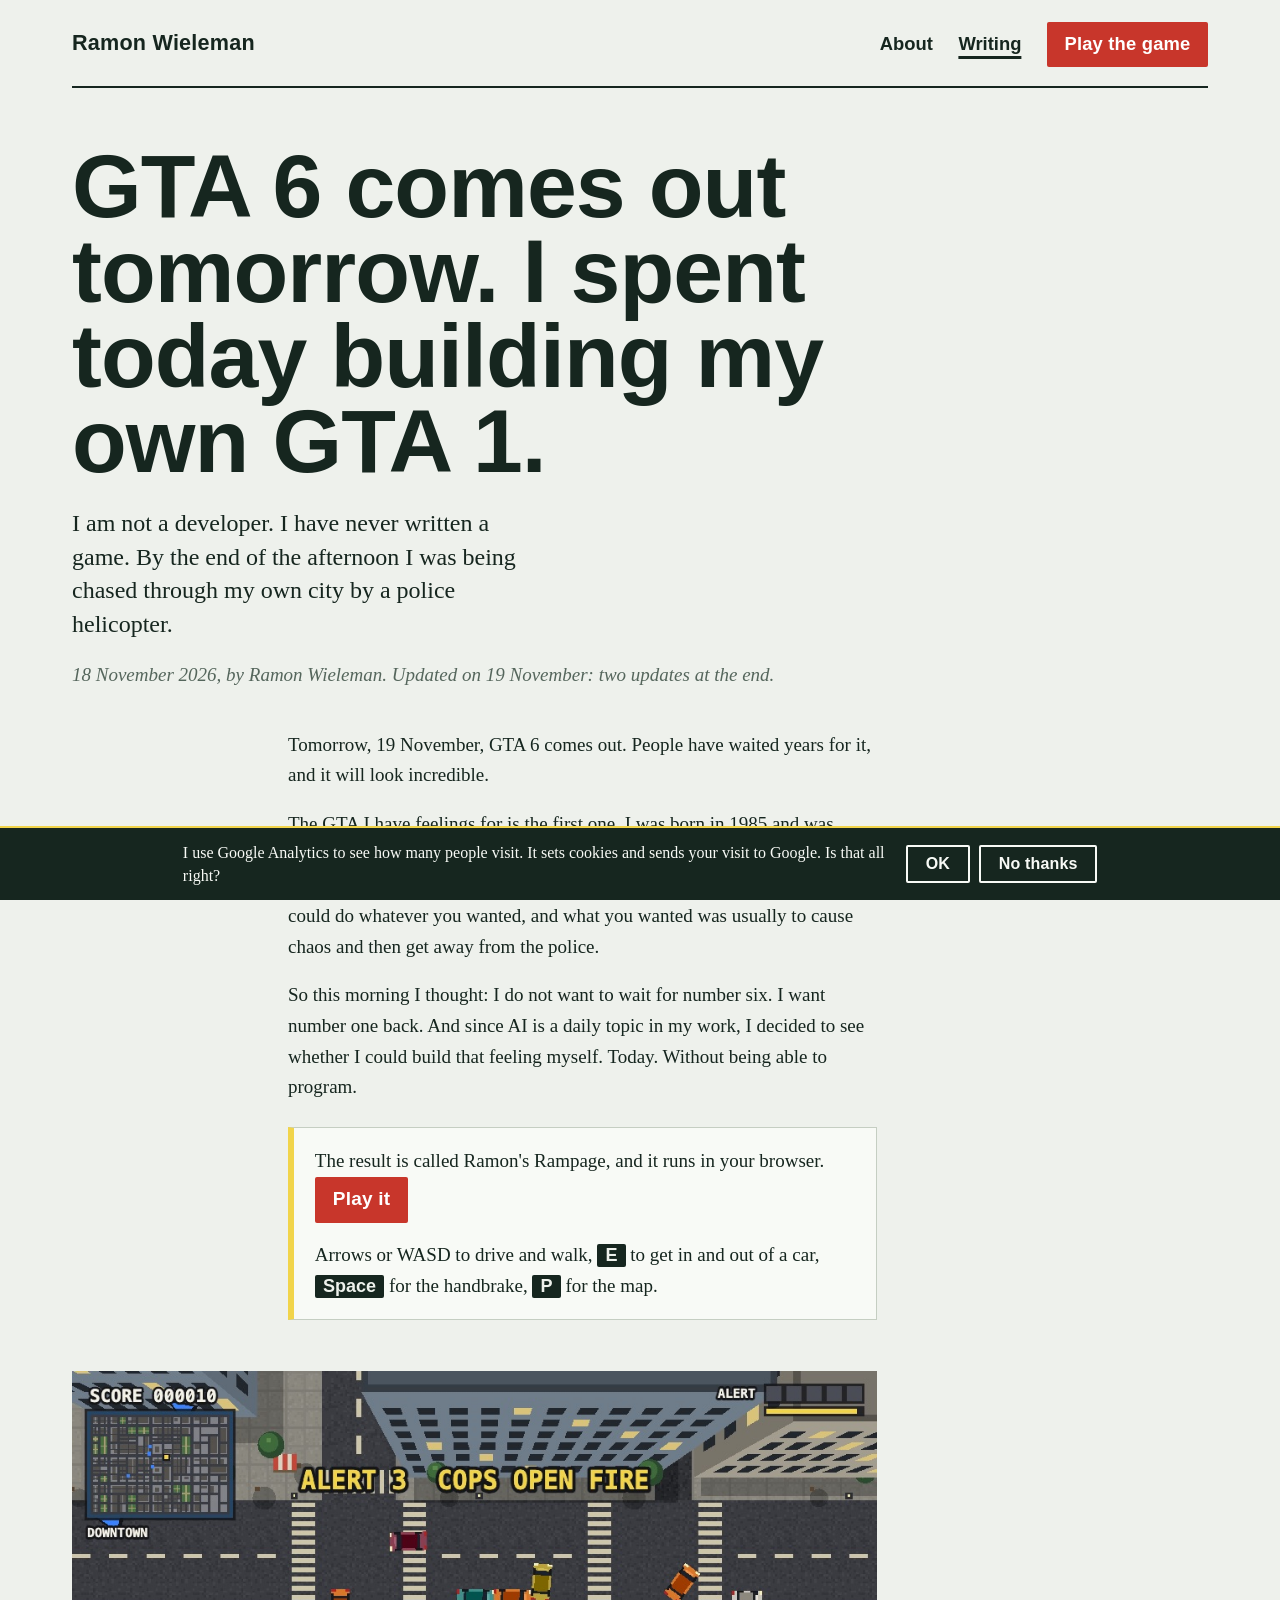
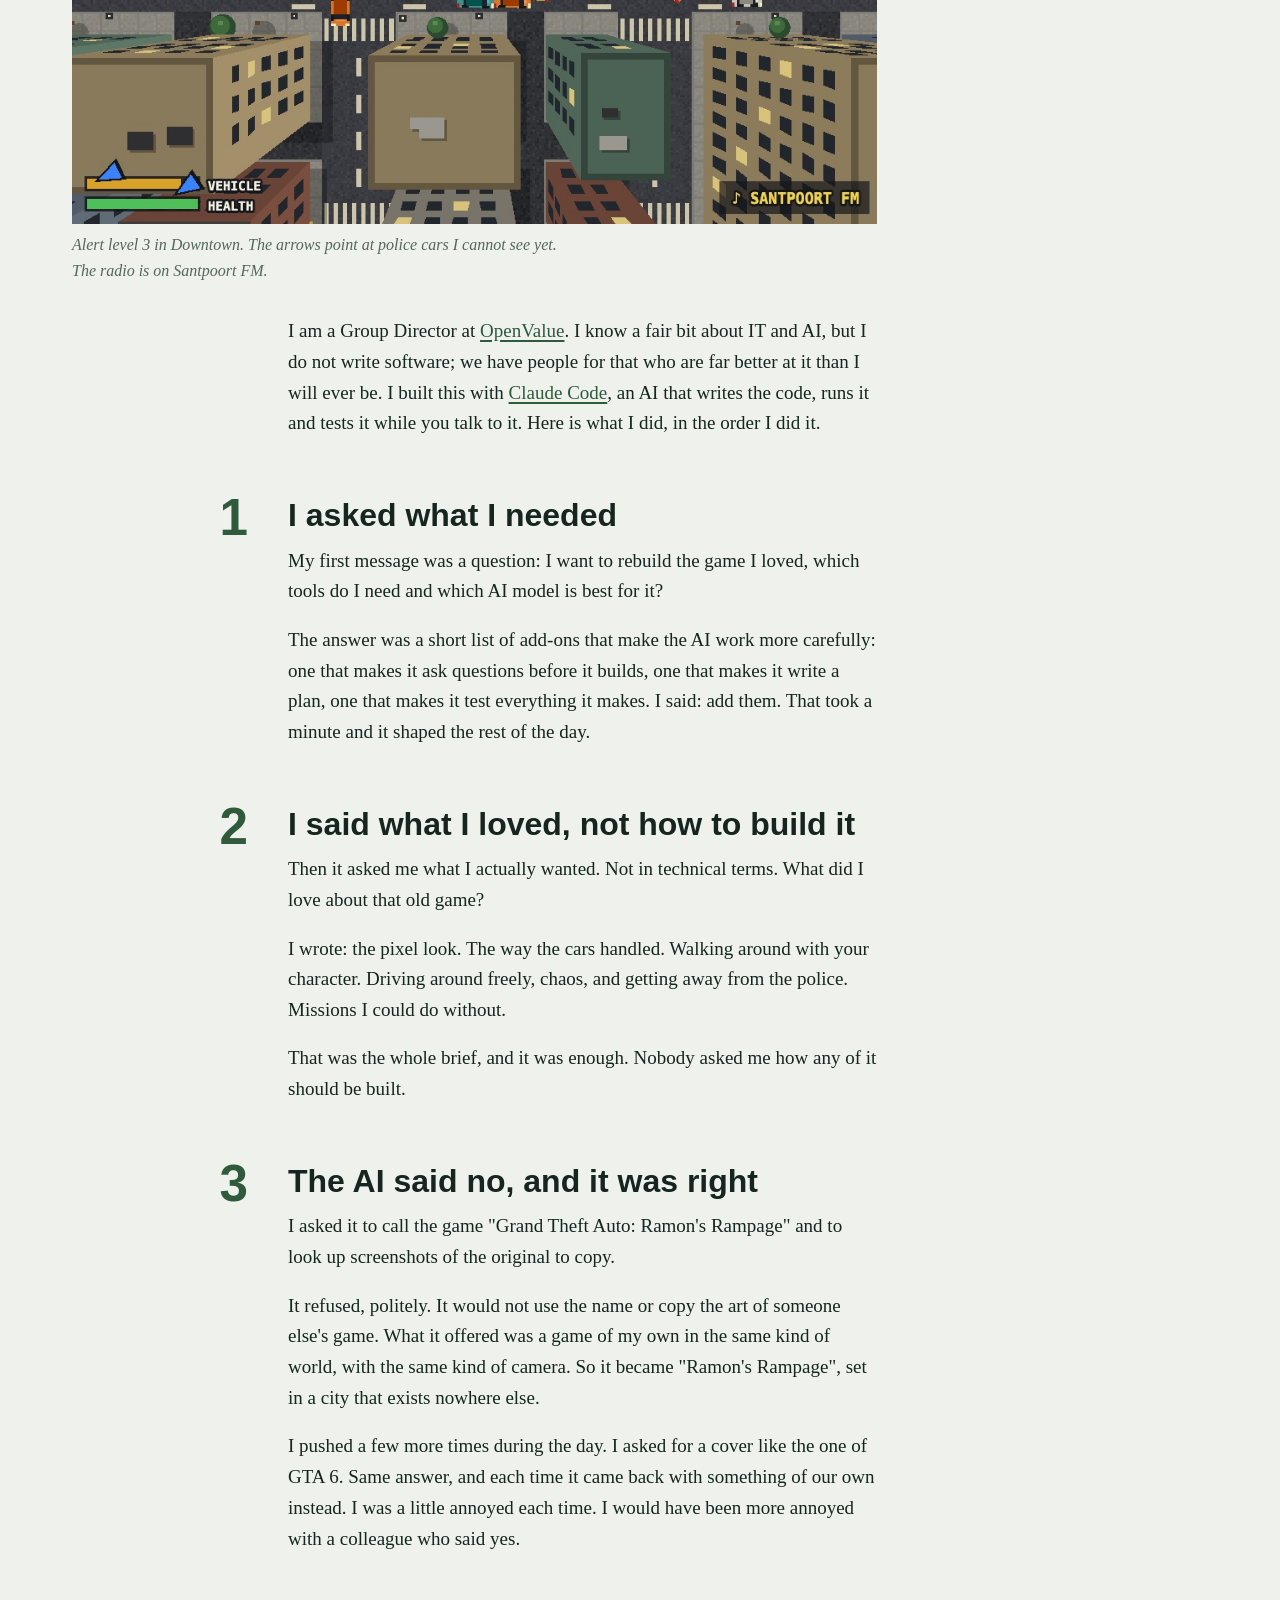
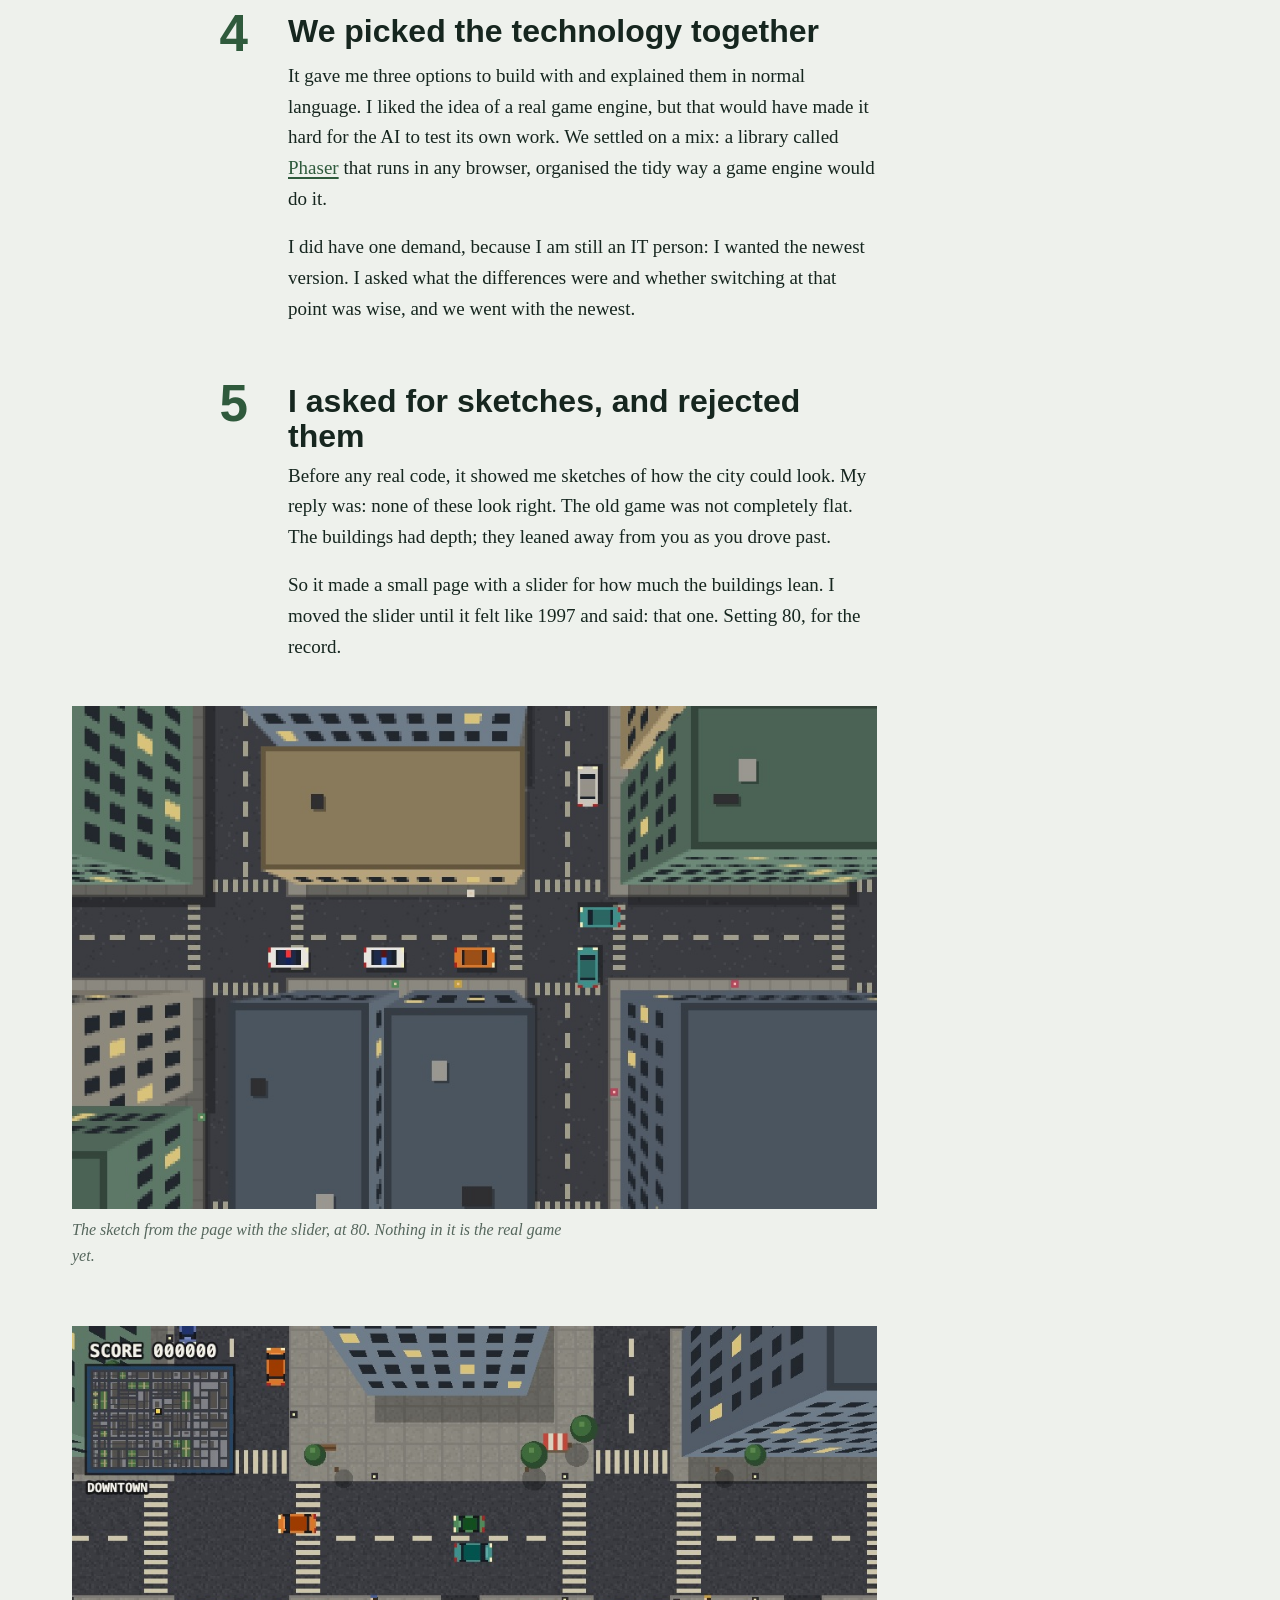
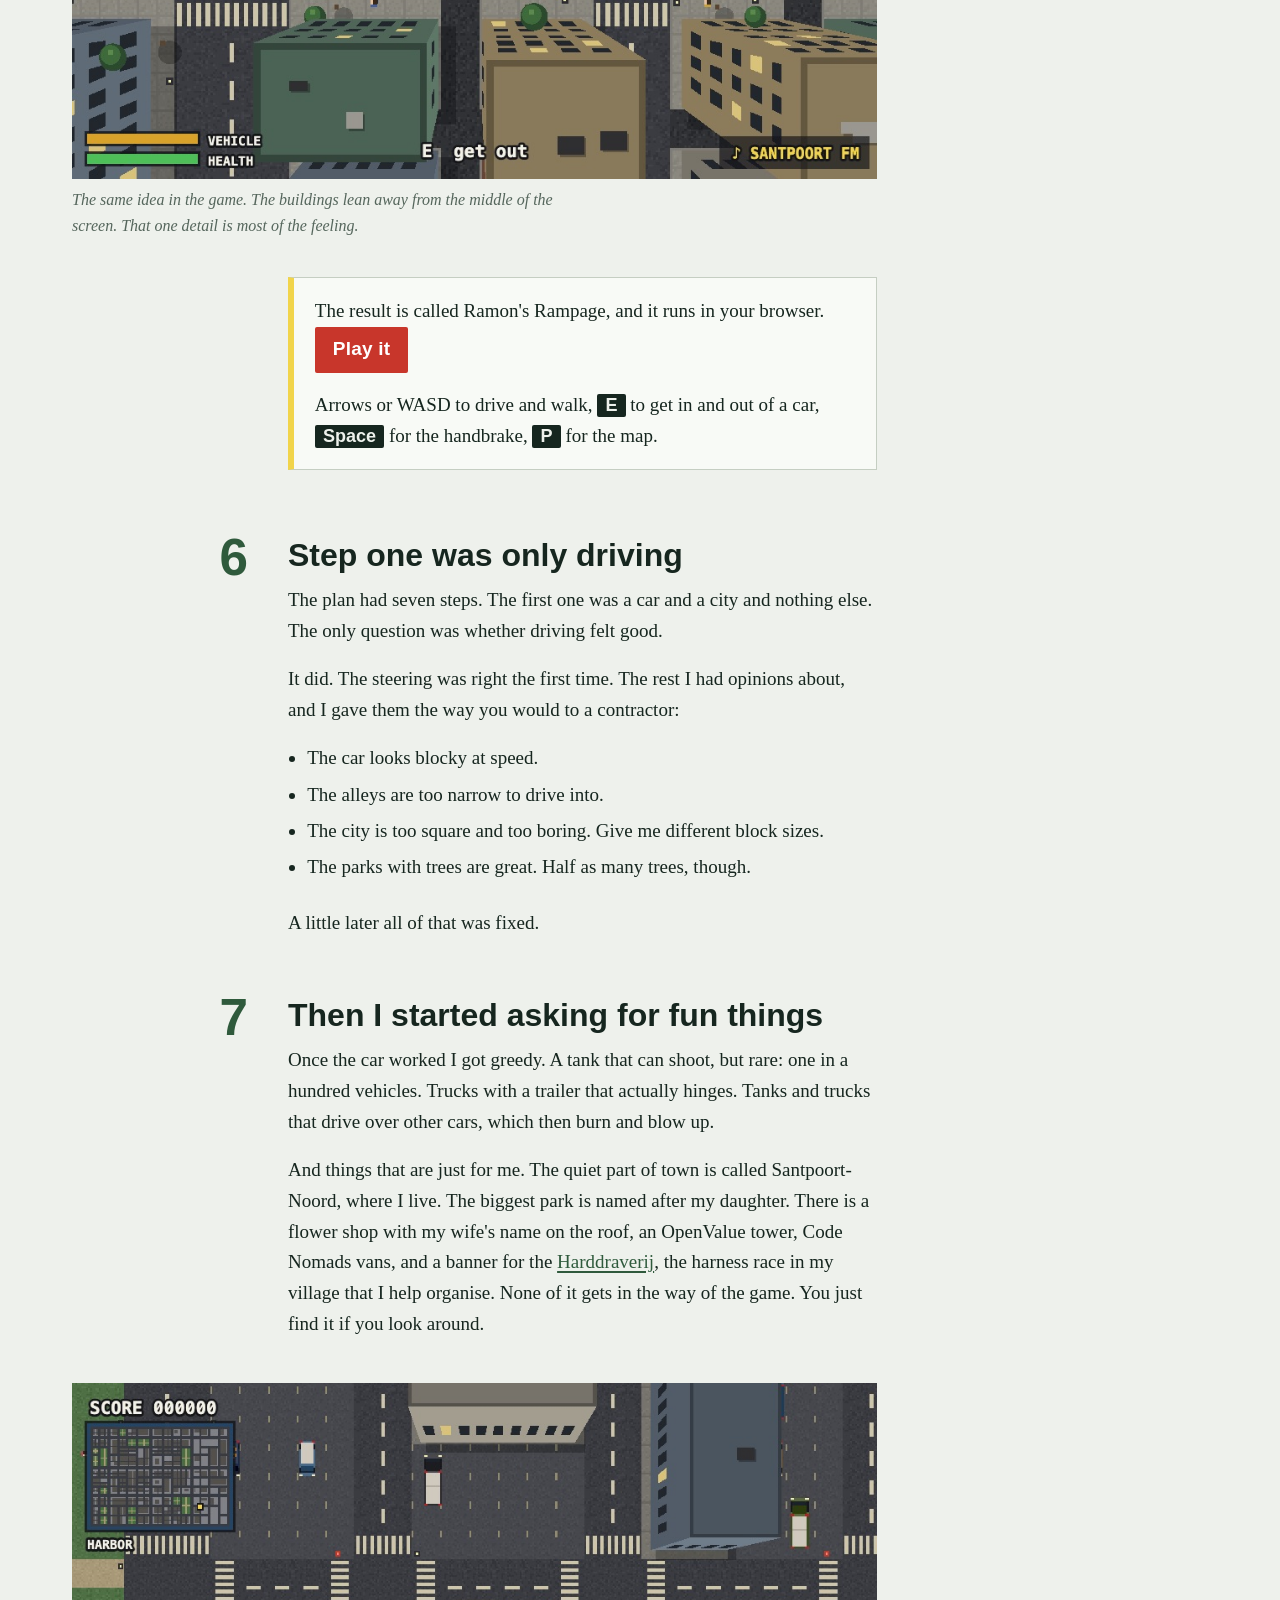
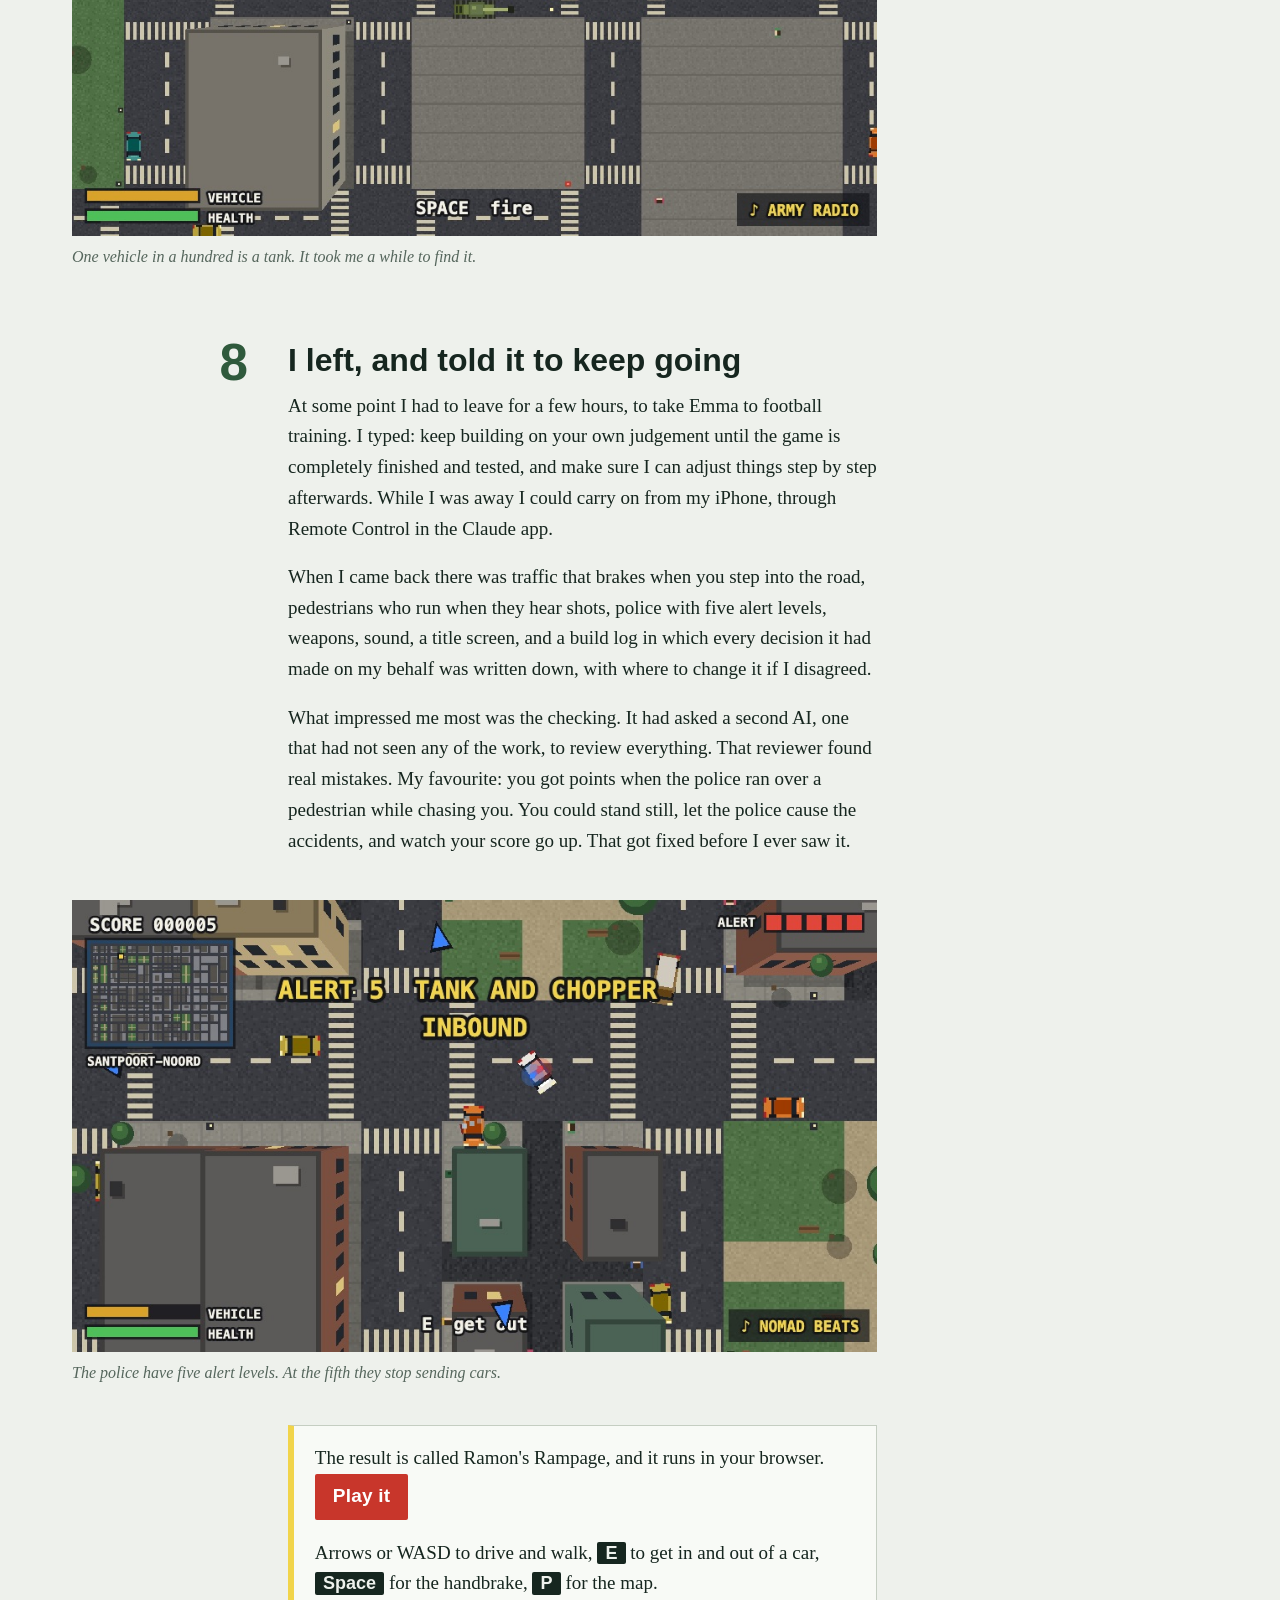
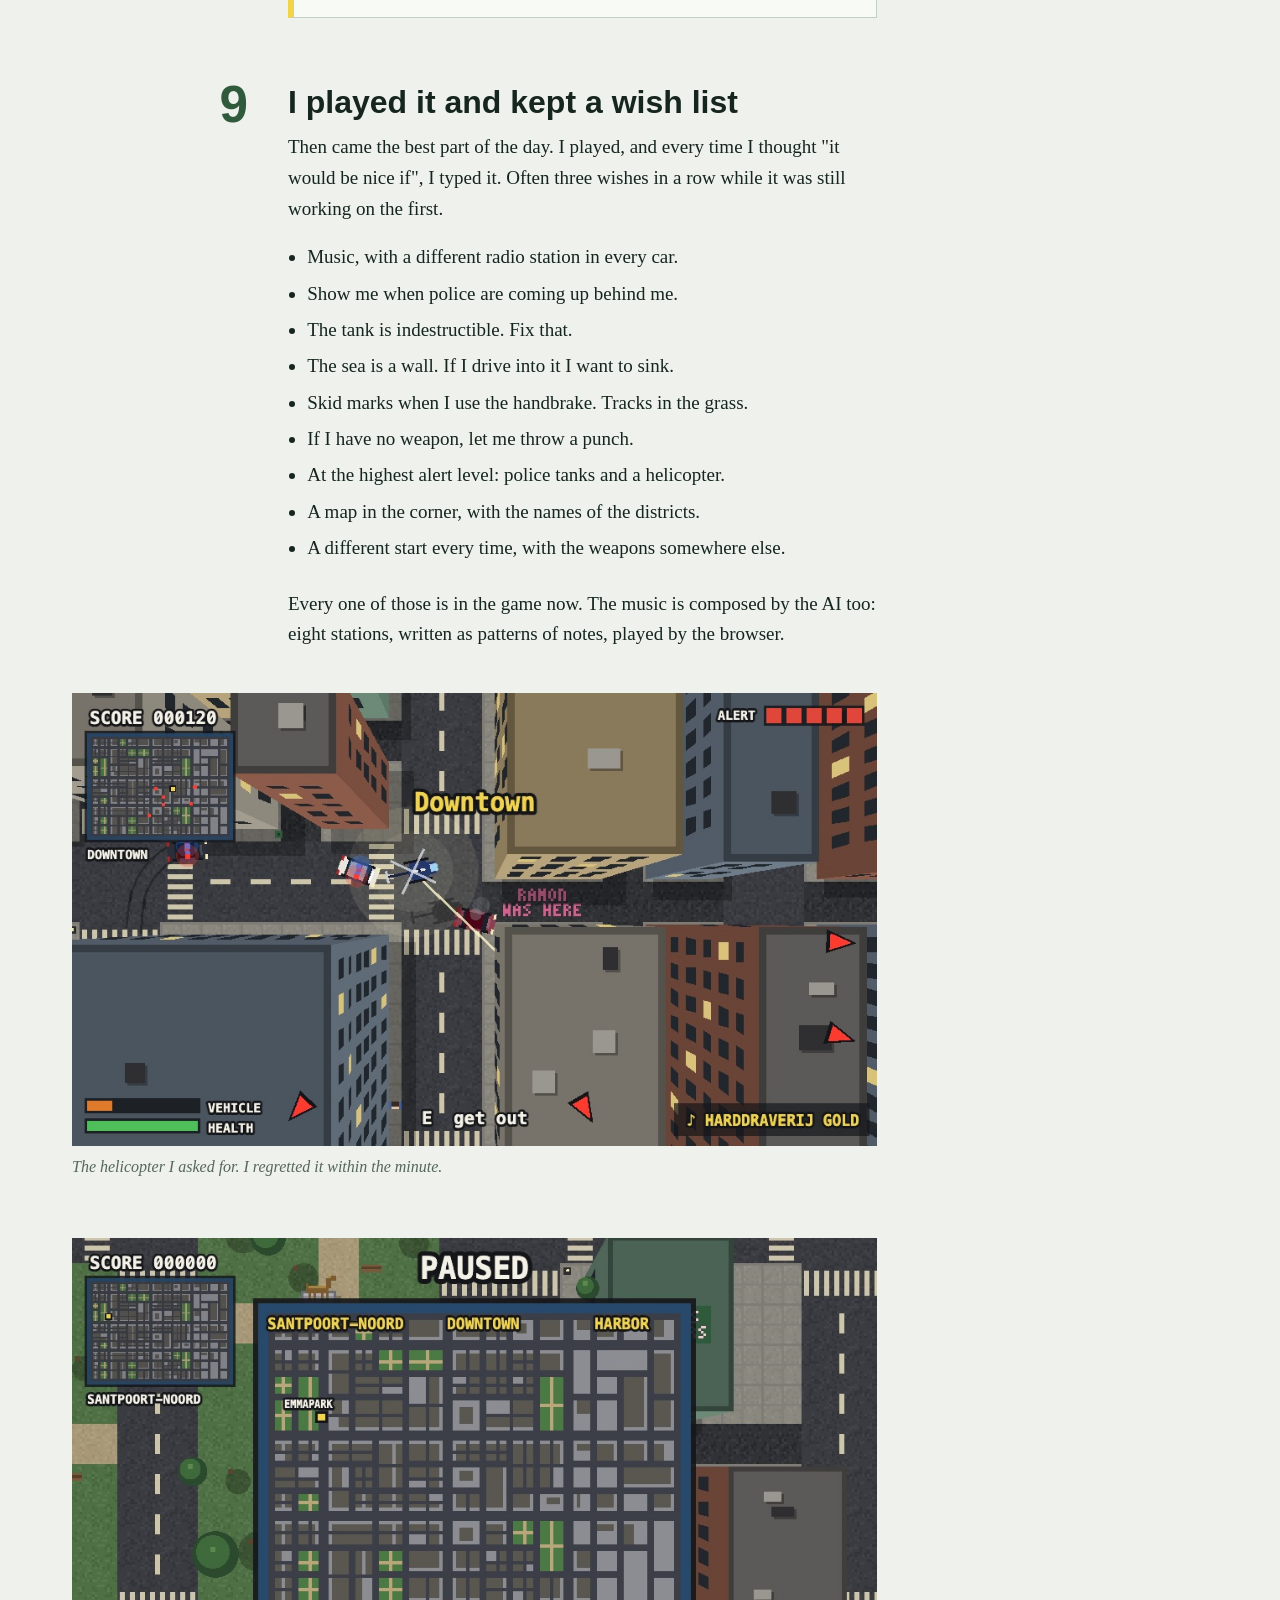
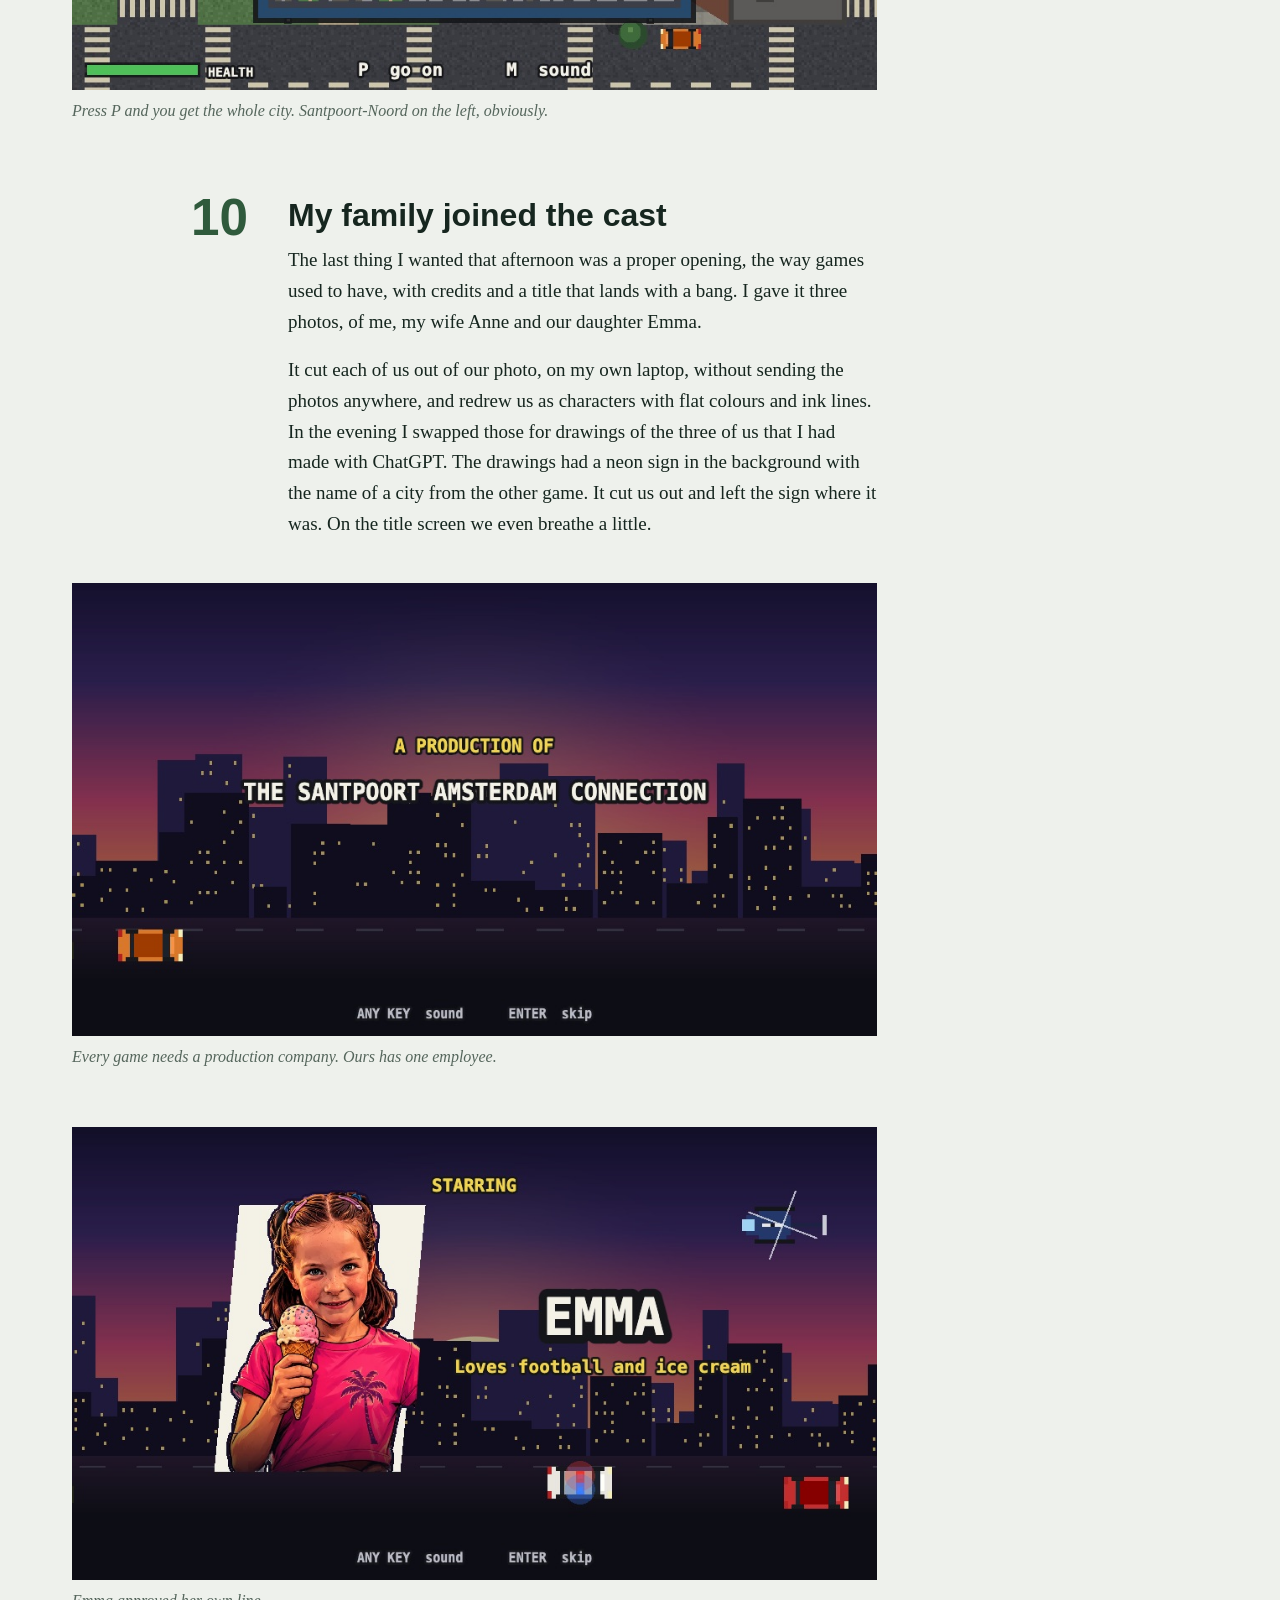
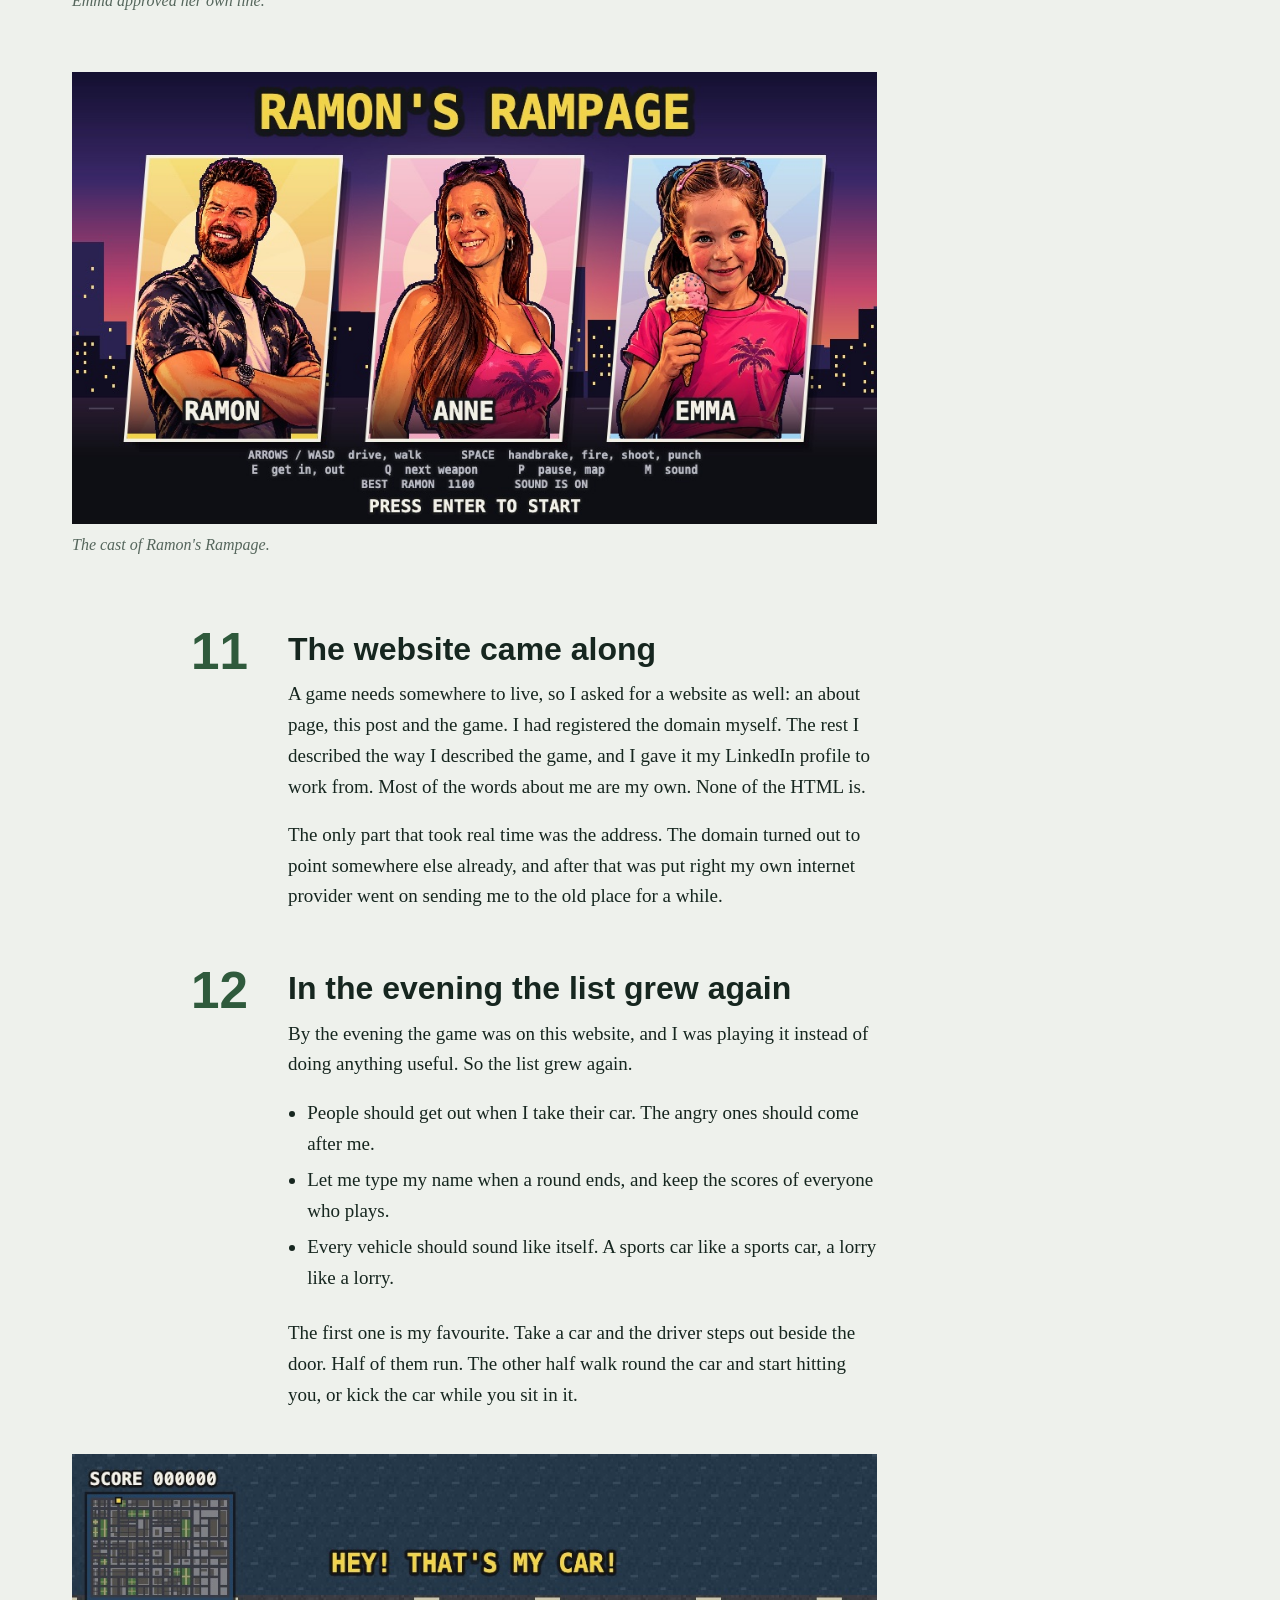
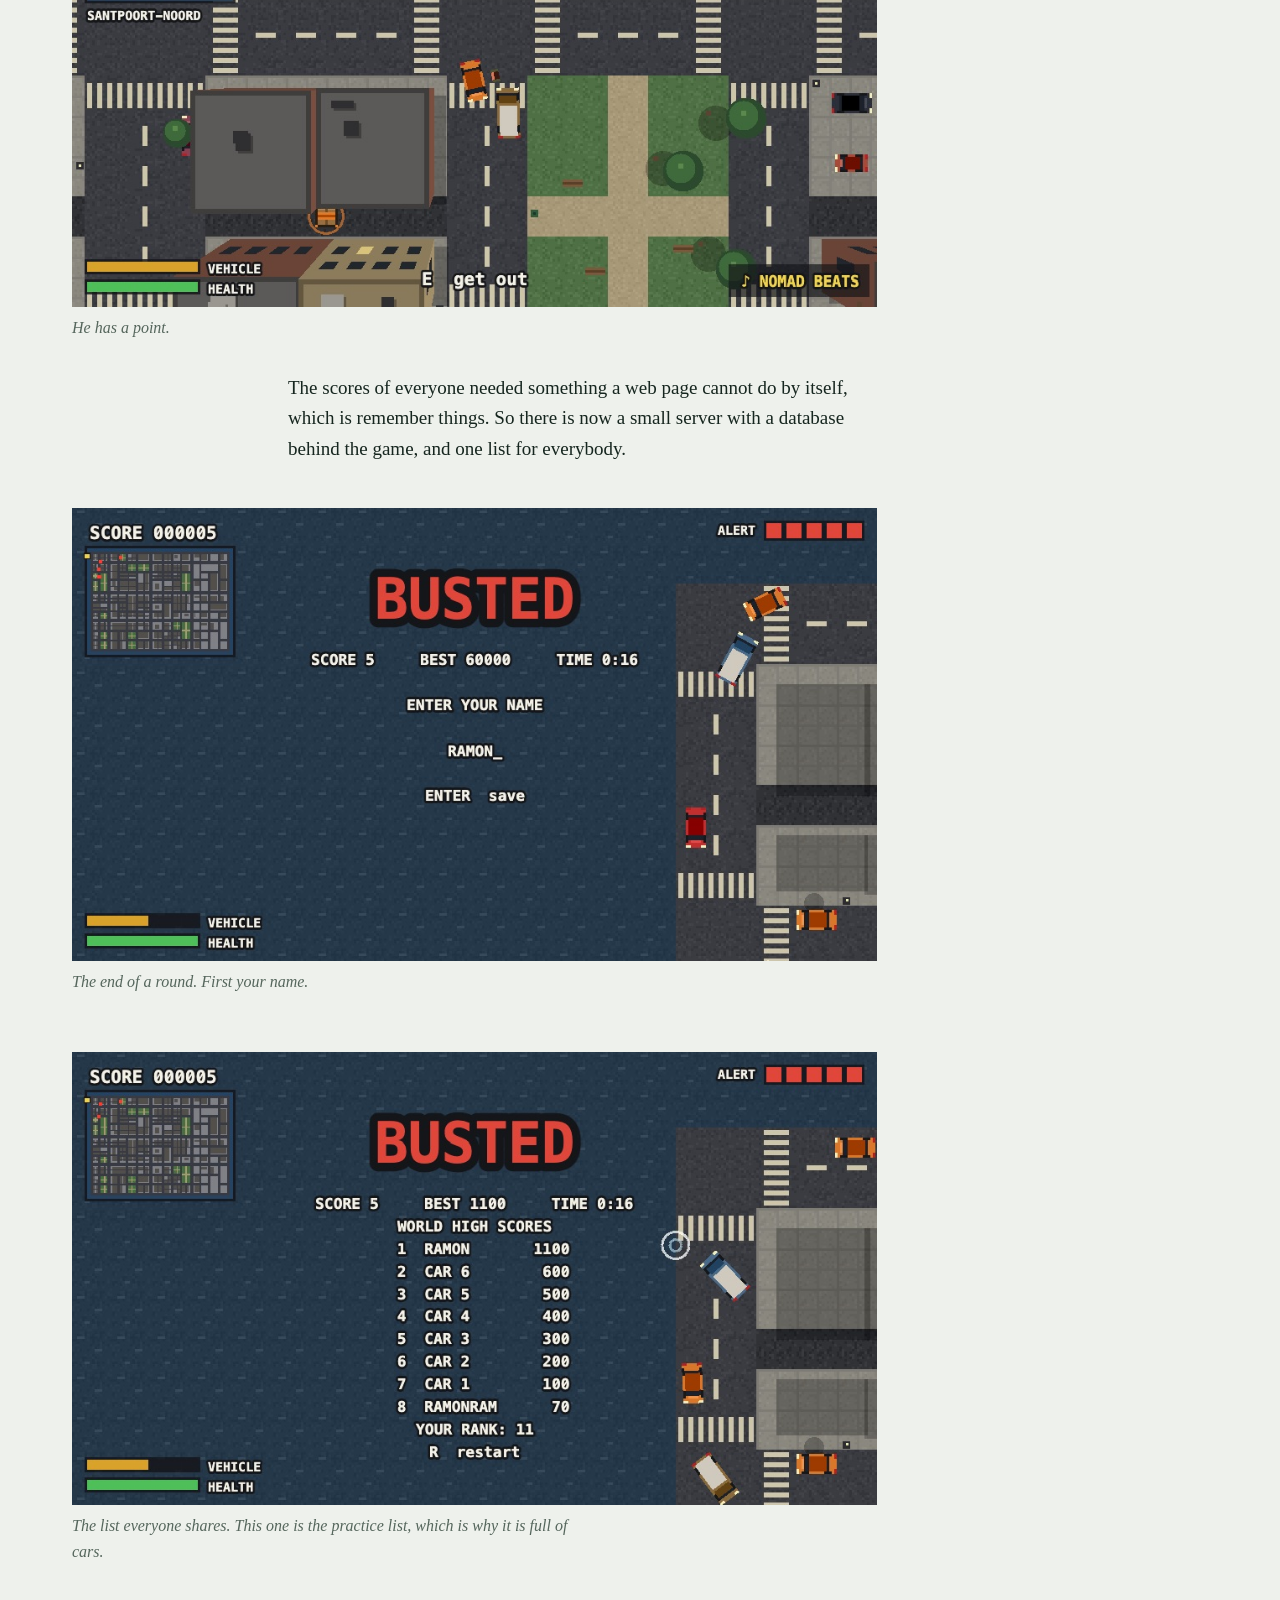
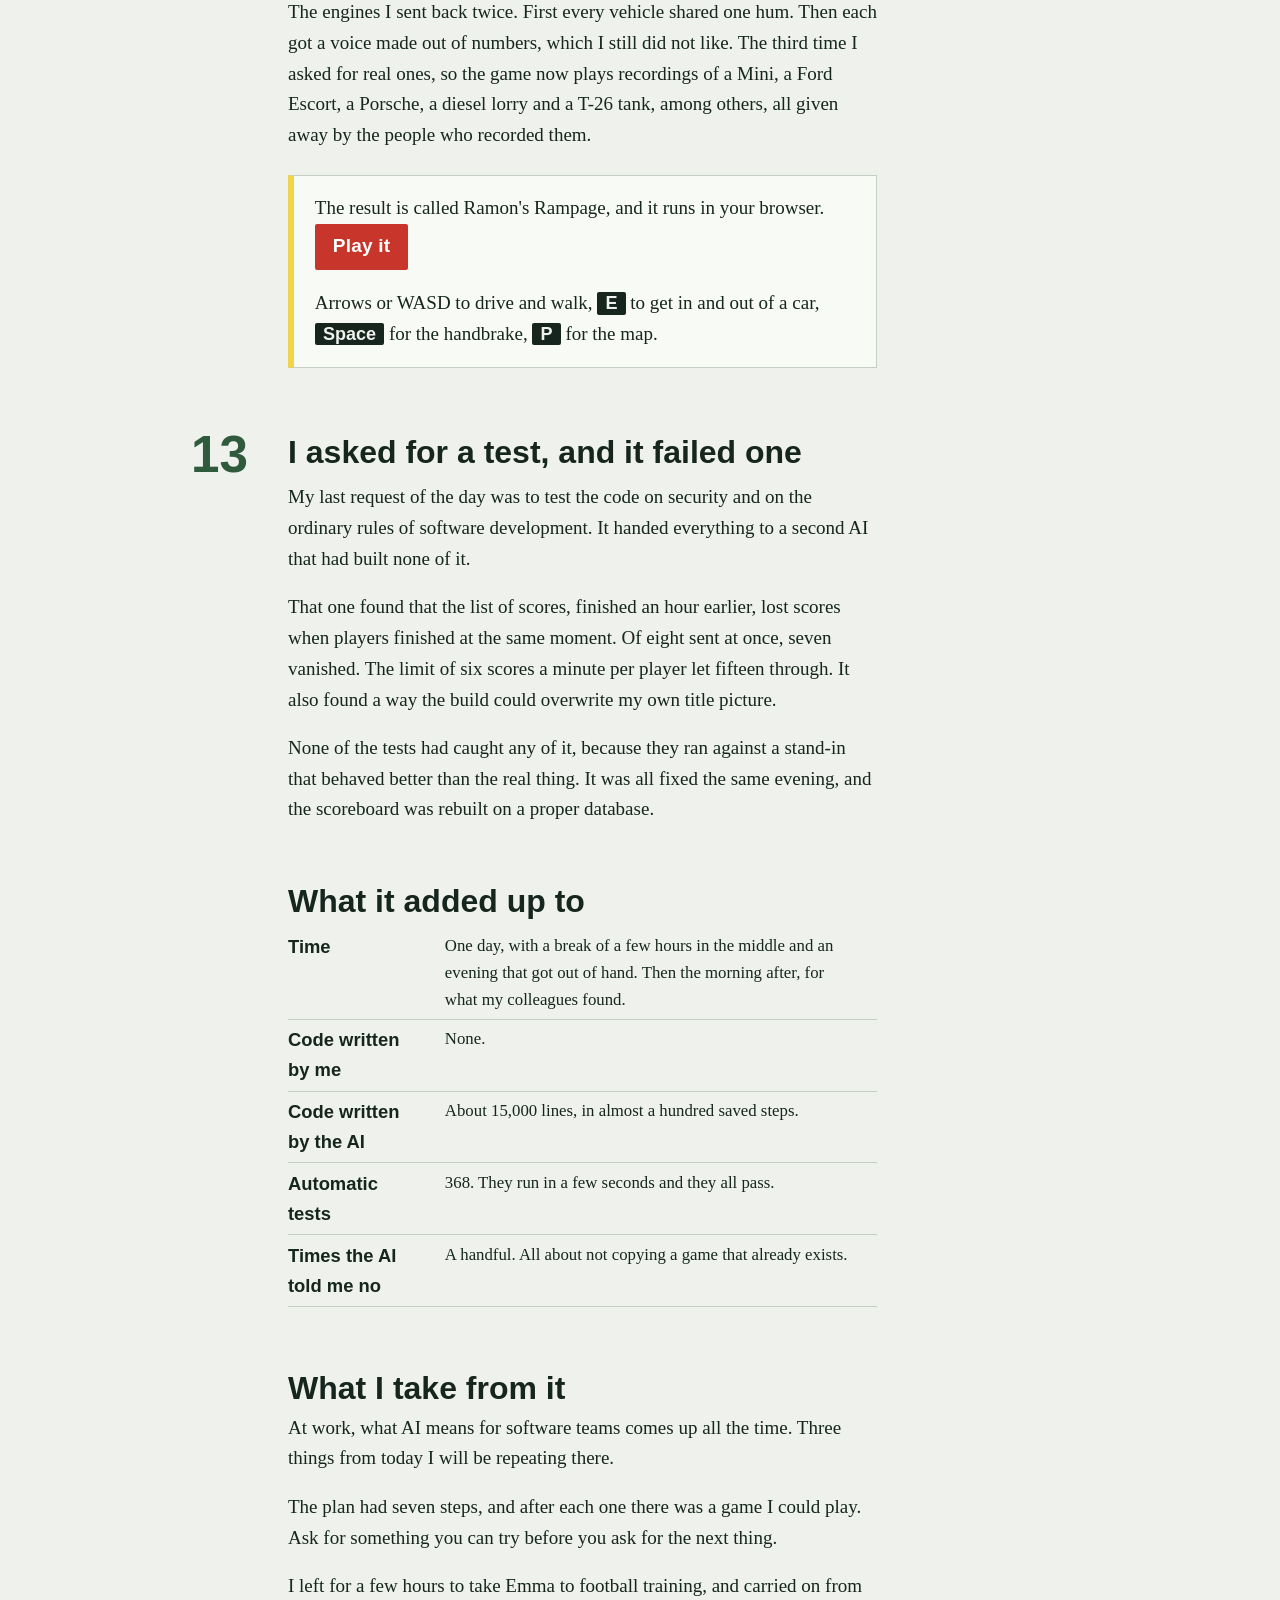
<file: blog/building-ramons-rampage/index.html>
<!doctype html>
<html lang="en-GB">
<head>
  <meta charset="utf-8">
  <meta name="viewport" content="width=device-width, initial-scale=1">
  <title>GTA 6 comes out tomorrow. I spent today building my own GTA 1. | Ramon Wieleman</title>
  <meta name="description" content="I am not a developer. In one day, with Claude, I built a top-down city game in the spirit of the first GTA. This is how it went, step by step.">
  <link rel="canonical" href="https://ramonwieleman.nl/blog/building-ramons-rampage/">
  <meta property="og:type" content="article">
  <meta property="og:site_name" content="Ramon Wieleman">
  <meta property="og:title" content="GTA 6 comes out tomorrow. I spent today building my own GTA 1.">
  <meta property="og:description" content="I am not a developer. This is how I built a game in a day, step by step.">
  <meta property="og:url" content="https://ramonwieleman.nl/blog/building-ramons-rampage/">
  <meta property="og:image" content="https://ramonwieleman.nl/assets/shots/chase.jpg">
  <meta property="article:published_time" content="2026-11-18">
  <meta name="twitter:card" content="summary_large_image">
  <link rel="icon" href="../../assets/favicon.svg" type="image/svg+xml">
  <link rel="stylesheet" href="../../assets/site.css">
  <script defer src="../../assets/analytics.js"></script>
  <script type="application/ld+json">
  {
    "@context": "https://schema.org",
    "@type": "BlogPosting",
    "headline": "GTA 6 comes out tomorrow. I spent today building my own GTA 1.",
    "datePublished": "2026-11-18",
    "image": "https://ramonwieleman.nl/assets/shots/chase.jpg",
    "url": "https://ramonwieleman.nl/blog/building-ramons-rampage/",
    "author": { "@type": "Person", "name": "Ramon Wieleman", "url": "https://ramonwieleman.nl/" }
  }
  </script>
</head>
<body>
<div class="wrap">
  <header class="top">
    <a class="home" href="../../">Ramon Wieleman</a>
    <nav aria-label="Main">
      <a href="../../">About</a>
      <a href="../" aria-current="page">Writing</a>
      <a class="play" href="../../game/">Play the game</a>
    </nav>
  </header>

  <main>
    <article class="piece">
      <header>
        <h1>GTA 6 comes out tomorrow. I spent today building my own GTA 1.</h1>
        <p class="standfirst">I am not a developer. I have never written a game. By the end of the afternoon I was being chased through my own city by a police helicopter.</p>
        <p class="when"><time datetime="2026-11-18">18 November 2026</time>, by Ramon Wieleman. Updated on <time datetime="2026-11-19">19 November</time>: two updates at the end.</p>
      </header>

      <div class="body">
        <p>Tomorrow, 19 November, GTA 6 comes out. People have waited years for it, and it will look incredible.</p>
        <p>The GTA I have feelings for is the first one. I was born in 1985 and was twelve when it came out in 1997. You looked straight down on a city of chunky pixels. The cars slid through the corners. There was a radio. You could do whatever you wanted, and what you wanted was usually to cause chaos and then get away from the police.</p>
        <p>So this morning I thought: I do not want to wait for number six. I want number one back. And since AI is a daily topic in my work, I decided to see whether I could build that feeling myself. Today. Without being able to program.</p>

        <div class="callout">
          <p>The result is called Ramon's Rampage, and it runs in your browser. <a class="play" href="../../game/">Play it</a></p>
          <p>Arrows or WASD to drive and walk, <kbd>E</kbd> to get in and out of a car, <kbd>Space</kbd> for the handbrake, <kbd>P</kbd> for the map.</p>
        </div>

        <figure>
          <img src="../../assets/shots/chase.jpg" alt="A top-down view of a pixel city. A car is chased by police; blue arrows at the edge of the screen point at police cars that are out of view." width="960" height="540">
          <figcaption>Alert level 3 in Downtown. The arrows point at police cars I cannot see yet. The radio is on Santpoort FM.</figcaption>
        </figure>

        <p>I am a Group Director at <a href="https://www.openvalue.eu/">OpenValue</a>. I know a fair bit about IT and AI, but I do not write software; we have people for that who are far better at it than I will ever be. I built this with <a href="https://claude.com/product/claude-code">Claude Code</a>, an AI that writes the code, runs it and tests it while you talk to it. Here is what I did, in the order I did it.</p>

        <h2 data-step="1">I asked what I needed</h2>
        <p>My first message was a question: I want to rebuild the game I loved, which tools do I need and which AI model is best for it?</p>
        <p>The answer was a short list of add-ons that make the AI work more carefully: one that makes it ask questions before it builds, one that makes it write a plan, one that makes it test everything it makes. I said: add them. That took a minute and it shaped the rest of the day.</p>

        <h2 data-step="2">I said what I loved, not how to build it</h2>
        <p>Then it asked me what I actually wanted. Not in technical terms. What did I love about that old game?</p>
        <p>I wrote: the pixel look. The way the cars handled. Walking around with your character. Driving around freely, chaos, and getting away from the police. Missions I could do without.</p>
        <p>That was the whole brief, and it was enough. Nobody asked me how any of it should be built.</p>

        <h2 data-step="3">The AI said no, and it was right</h2>
        <p>I asked it to call the game "Grand Theft Auto: Ramon's Rampage" and to look up screenshots of the original to copy.</p>
        <p>It refused, politely. It would not use the name or copy the art of someone else's game. What it offered was a game of my own in the same kind of world, with the same kind of camera. So it became "Ramon's Rampage", set in a city that exists nowhere else.</p>
        <p>I pushed a few more times during the day. I asked for a cover like the one of GTA 6. Same answer, and each time it came back with something of our own instead. I was a little annoyed each time. I would have been more annoyed with a colleague who said yes.</p>

        <h2 data-step="4">We picked the technology together</h2>
        <p>It gave me three options to build with and explained them in normal language. I liked the idea of a real game engine, but that would have made it hard for the AI to test its own work. We settled on a mix: a library called <a href="https://phaser.io/">Phaser</a> that runs in any browser, organised the tidy way a game engine would do it.</p>
        <p>I did have one demand, because I am still an IT person: I wanted the newest version. I asked what the differences were and whether switching at that point was wise, and we went with the newest.</p>

        <h2 data-step="5">I asked for sketches, and rejected them</h2>
        <p>Before any real code, it showed me sketches of how the city could look. My reply was: none of these look right. The old game was not completely flat. The buildings had depth; they leaned away from you as you drove past.</p>
        <p>So it made a small page with a slider for how much the buildings lean. I moved the slider until it felt like 1997 and said: that one. Setting 80, for the record.</p>

        <figure>
          <img src="../../assets/shots/slider.jpg" alt="An early sketch of the game: a crossing seen from above, with buildings whose walls are visible, a few cars and two police cars." width="960" height="600">
          <figcaption>The sketch from the page with the slider, at 80. Nothing in it is the real game yet.</figcaption>
        </figure>

        <figure>
          <img src="../../assets/shots/driving.jpg" alt="A car drives down an avenue between buildings whose walls lean outward, as seen from above." width="960" height="540">
          <figcaption>The same idea in the game. The buildings lean away from the middle of the screen. That one detail is most of the feeling.</figcaption>
        </figure>

        <div class="callout">
          <p>The result is called Ramon's Rampage, and it runs in your browser. <a class="play" href="../../game/">Play it</a></p>
          <p>Arrows or WASD to drive and walk, <kbd>E</kbd> to get in and out of a car, <kbd>Space</kbd> for the handbrake, <kbd>P</kbd> for the map.</p>
        </div>

        <h2 data-step="6">Step one was only driving</h2>
        <p>The plan had seven steps. The first one was a car and a city and nothing else. The only question was whether driving felt good.</p>
        <p>It did. The steering was right the first time. The rest I had opinions about, and I gave them the way you would to a contractor:</p>
        <ul>
          <li>The car looks blocky at speed.</li>
          <li>The alleys are too narrow to drive into.</li>
          <li>The city is too square and too boring. Give me different block sizes.</li>
          <li>The parks with trees are great. Half as many trees, though.</li>
        </ul>
        <p>A little later all of that was fixed.</p>

        <h2 data-step="7">Then I started asking for fun things</h2>
        <p>Once the car worked I got greedy. A tank that can shoot, but rare: one in a hundred vehicles. Trucks with a trailer that actually hinges. Tanks and trucks that drive over other cars, which then burn and blow up.</p>
        <p>And things that are just for me. The quiet part of town is called Santpoort-Noord, where I live. The biggest park is named after my daughter. There is a flower shop with my wife's name on the roof, an OpenValue tower, Code Nomads vans, and a banner for the <a href="https://www.dorpsfeest-santpoort.nl/">Harddraverij</a>, the harness race in my village that I help organise. None of it gets in the way of the game. You just find it if you look around.</p>

        <figure>
          <img src="../../assets/shots/tank.jpg" alt="A green tank drives through a street in the pixel city and fires its cannon." width="960" height="540">
          <figcaption>One vehicle in a hundred is a tank. It took me a while to find it.</figcaption>
        </figure>

        <h2 data-step="8">I left, and told it to keep going</h2>
        <p>At some point I had to leave for a few hours, to take Emma to football training. I typed: keep building on your own judgement until the game is completely finished and tested, and make sure I can adjust things step by step afterwards. While I was away I could carry on from my iPhone, through Remote Control in the Claude app.</p>
        <p>When I came back there was traffic that brakes when you step into the road, pedestrians who run when they hear shots, police with five alert levels, weapons, sound, a title screen, and a build log in which every decision it had made on my behalf was written down, with where to change it if I disagreed.</p>
        <p>What impressed me most was the checking. It had asked a second AI, one that had not seen any of the work, to review everything. That reviewer found real mistakes. My favourite: you got points when the police ran over a pedestrian while chasing you. You could stand still, let the police cause the accidents, and watch your score go up. That got fixed before I ever saw it.</p>

        <figure>
          <img src="../../assets/shots/alert5.jpg" alt="The game at the highest alert level. A message across the screen reads: Alert 5, tank and chopper inbound." width="960" height="540">
          <figcaption>The police have five alert levels. At the fifth they stop sending cars.</figcaption>
        </figure>

        <div class="callout">
          <p>The result is called Ramon's Rampage, and it runs in your browser. <a class="play" href="../../game/">Play it</a></p>
          <p>Arrows or WASD to drive and walk, <kbd>E</kbd> to get in and out of a car, <kbd>Space</kbd> for the handbrake, <kbd>P</kbd> for the map.</p>
        </div>

        <h2 data-step="9">I played it and kept a wish list</h2>
        <p>Then came the best part of the day. I played, and every time I thought "it would be nice if", I typed it. Often three wishes in a row while it was still working on the first.</p>
        <ul>
          <li>Music, with a different radio station in every car.</li>
          <li>Show me when police are coming up behind me.</li>
          <li>The tank is indestructible. Fix that.</li>
          <li>The sea is a wall. If I drive into it I want to sink.</li>
          <li>Skid marks when I use the handbrake. Tracks in the grass.</li>
          <li>If I have no weapon, let me throw a punch.</li>
          <li>At the highest alert level: police tanks and a helicopter.</li>
          <li>A map in the corner, with the names of the districts.</li>
          <li>A different start every time, with the weapons somewhere else.</li>
        </ul>
        <p>Every one of those is in the game now. The music is composed by the AI too: eight stations, written as patterns of notes, played by the browser.</p>

        <figure>
          <img src="../../assets/shots/level5.jpg" alt="A car in the pixel city with a police helicopter overhead and red arrows at the edge of the screen pointing at police out of view." width="960" height="540">
          <figcaption>The helicopter I asked for. I regretted it within the minute.</figcaption>
        </figure>

        <figure>
          <img src="../../assets/shots/map.jpg" alt="The pause screen of the game: a map of the whole city with the districts Santpoort-Noord, Downtown and Harbor." width="960" height="540">
          <figcaption>Press P and you get the whole city. Santpoort-Noord on the left, obviously.</figcaption>
        </figure>

        <h2 data-step="10">My family joined the cast</h2>
        <p>The last thing I wanted that afternoon was a proper opening, the way games used to have, with credits and a title that lands with a bang. I gave it three photos, of me, my wife Anne and our daughter Emma.</p>
        <p>It cut each of us out of our photo, on my own laptop, without sending the photos anywhere, and redrew us as characters with flat colours and ink lines. In the evening I swapped those for drawings of the three of us that I had made with ChatGPT. The drawings had a neon sign in the background with the name of a city from the other game. It cut us out and left the sign where it was. On the title screen we even breathe a little.</p>

        <figure>
          <img src="../../assets/shots/production.jpg" alt="The first card of the opening credits over a city at dusk: a production of The Santpoort Amsterdam Connection." width="960" height="540">
          <figcaption>Every game needs a production company. Ours has one employee.</figcaption>
        </figure>

        <figure>
          <img src="../../assets/shots/cast-emma.jpg" alt="A card from the opening credits: a drawing of a girl with an ice cream, the name Emma, and the line: loves football and ice cream." width="960" height="540">
          <figcaption>Emma approved her own line.</figcaption>
        </figure>

        <figure>
          <img src="../../assets/shots/cast.jpg" alt="The title screen of Ramon's Rampage: three drawn portraits labelled Ramon, Anne and Emma against a city at sunset." width="960" height="540">
          <figcaption>The cast of Ramon's Rampage.</figcaption>
        </figure>

        <h2 data-step="11">The website came along</h2>
        <p>A game needs somewhere to live, so I asked for a website as well: an about page, this post and the game. I had registered the domain myself. The rest I described the way I described the game, and I gave it my LinkedIn profile to work from. Most of the words about me are my own. None of the HTML is.</p>
        <p>The only part that took real time was the address. The domain turned out to point somewhere else already, and after that was put right my own internet provider went on sending me to the old place for a while.</p>

        <h2 data-step="12">In the evening the list grew again</h2>
        <p>By the evening the game was on this website, and I was playing it instead of doing anything useful. So the list grew again.</p>
        <ul>
          <li>People should get out when I take their car. The angry ones should come after me.</li>
          <li>Let me type my name when a round ends, and keep the scores of everyone who plays.</li>
          <li>Every vehicle should sound like itself. A sports car like a sports car, a lorry like a lorry.</li>
        </ul>
        <p>The first one is my favourite. Take a car and the driver steps out beside the door. Half of them run. The other half walk round the car and start hitting you, or kick the car while you sit in it.</p>

        <figure>
          <img src="../../assets/shots/angry.jpg" alt="A car stopped at a crossing in the pixel city. A message across the screen reads: Hey! That's my car!" width="960" height="540">
          <figcaption>He has a point.</figcaption>
        </figure>

        <p>The scores of everyone needed something a web page cannot do by itself, which is remember things. So there is now a small server with a database behind the game, and one list for everybody.</p>

        <figure>
          <img src="../../assets/shots/name.jpg" alt="The end of a round. The screen reads: Busted. Enter your name. The name Ramon is being typed." width="960" height="540">
          <figcaption>The end of a round. First your name.</figcaption>
        </figure>

        <figure>
          <img src="../../assets/shots/everyone.jpg" alt="The end of a round with a list headed: world high scores. Eight entries, most of them called Car, and below them the line: your rank, 11." width="960" height="540">
          <figcaption>The list everyone shares. This one is the practice list, which is why it is full of cars.</figcaption>
        </figure>

        <p>The engines I sent back twice. First every vehicle shared one hum. Then each got a voice made out of numbers, which I still did not like. The third time I asked for real ones, so the game now plays recordings of a Mini, a Ford Escort, a Porsche, a diesel lorry and a T-26 tank, among others, all given away by the people who recorded them.</p>

        <div class="callout">
          <p>The result is called Ramon's Rampage, and it runs in your browser. <a class="play" href="../../game/">Play it</a></p>
          <p>Arrows or WASD to drive and walk, <kbd>E</kbd> to get in and out of a car, <kbd>Space</kbd> for the handbrake, <kbd>P</kbd> for the map.</p>
        </div>

        <h2 data-step="13">I asked for a test, and it failed one</h2>
        <p>My last request of the day was to test the code on security and on the ordinary rules of software development. It handed everything to a second AI that had built none of it.</p>
        <p>That one found that the list of scores, finished an hour earlier, lost scores when players finished at the same moment. Of eight sent at once, seven vanished. The limit of six scores a minute per player let fifteen through. It also found a way the build could overwrite my own title picture.</p>
        <p>None of the tests had caught any of it, because they ran against a stand-in that behaved better than the real thing. It was all fixed the same evening, and the scoreboard was rebuilt on a proper database.</p>

        <h2>What it added up to</h2>
        <table>
          <tr><th>Time</th><td>One day, with a break of a few hours in the middle and an evening that got out of hand. Then the morning after, for what my colleagues found.</td></tr>
          <tr><th>Code written by me</th><td>None.</td></tr>
          <tr><th>Code written by the AI</th><td>About 15,000 lines, in almost a hundred saved steps.</td></tr>
          <tr><th>Automatic tests</th><td>368. They run in a few seconds and they all pass.</td></tr>
          <tr><th>Times the AI told me no</th><td>A handful. All about not copying a game that already exists.</td></tr>
        </table>

        <h2>What I take from it</h2>
        <p>At work, what AI means for software teams comes up all the time. Three things from today I will be repeating there.</p>
        <p>The plan had seven steps, and after each one there was a game I could play. Ask for something you can try before you ask for the next thing.</p>
        <p>I left for a few hours to take Emma to football training, and carried on from my iPhone through Remote Control in the Claude app. I came back to a game that worked, because the AI had written tests and had a second AI review its work. Make it check itself before you believe what it tells you.</p>
        <p>Every decision it made for me is in a build log, and every number that matters, how fast a car goes, how many police cars come after you, sits in a settings file with a name I understand. Have it write down what it decided, in words you can read.</p>

        <h2>What I did not do</h2>
        <p>I did not read any of the 15,000 lines. Not one of them. The 368 tests that say the game works were written by the same AI that wrote the code, which is a little like marking your own homework. For a game about a tank in Santpoort that is fine. If the tank drives through a wall, nobody loses any money.</p>
        <p>For software a client runs their business on, it is not fine. Somebody has to read what the AI wrote and say whether it is right, and that somebody is an engineer. The difference between my game and their system is the people who can do that. It is what I talk about with clients, and since today I have felt it myself.</p>

        <p>And now, if you will excuse me: GTA 6 comes out tomorrow, and I have a helicopter to shake off first.</p>

        <div class="callout">
          <p><a class="play" href="../../game/">Play Ramon's Rampage</a></p>
          <p>On a laptop you play with the keyboard. On a phone, turn it on its side and you get a stick and buttons on the screen.</p>
        </div>

        <h2>Update, 19 November: our CTO is number one</h2>
        <p>This morning I shared the game with my colleagues. Shortly after nine the top of the list read BJS, 1,234,567.</p>
        <p>BJS is Bert Jan Schrijver, the CTO of OpenValue. He had not driven a metre for it. He sent the score straight to the server, by hand, dressed up as the game. The same initials are further down the list with a 15 and a 20, which I take to be the ones he played.</p>

        <figure>
          <img src="../../assets/shots/number-one.jpg" alt="The end of a round on a phone. The list of world high scores is headed by BJS with 1,234,567 points, far above the rest." width="960" height="536">
          <figcaption>The list this morning, on my phone. Number one was typed, not played.</figcaption>
        </figure>

        <p>I cannot say nobody warned me. The AI had written in its own notes that whoever wants to cheat at a game about a tank in Santpoort can, and the second AI had described how. It stayed a sentence in a file until an engineer looked at the thing the way engineers do and tried it.</p>
        <p>That hole is closed now. A score sent to the server by hand is refused. How the server tells the difference I will keep to myself.</p>
        <p>This is the argument of this whole post, delivered by a colleague before lunch. Two AIs built and reviewed that scoreboard and I put it online. It took one expert less than a morning to walk through it. You cannot rely on vibe coding alone. Somebody who knows how systems get broken has to try to break yours, preferably before your CTO does.</p>

        <h2>Update, 19 November: it runs on a phone</h2>
        <p>The other thing colleagues do is ask for features. Frank Merema asked in our Slack channel for controls on a phone. Fair enough: the game needed a keyboard.</p>
        <p>It now has a stick under your left thumb and buttons under your right, and it asks you to turn the phone on its side. The AI tested that on a pretend phone on my laptop and reported that it worked. Then I tried it on my actual iPhone. The stick turned the car far too fast, and there was no sound.</p>
        <p>The stick now steers by degrees. The sound should work as well. It hung on a detail I would never have guessed: an iPhone only lets a page make sound after a deliberate act, and it counts lifting a finger from the screen, where the game was listening for putting one down.</p>
        <p>A second go on the phone turned up something else. The stick steered from the driver's seat, as the keys do, so once he faced down the screen, left and right swapped. Walking up felt fine and walking down felt wrong. On a phone the stick now points at the map: push it down and he goes down. On a laptop the keys still steer from the seat, where that works.</p>
        <p>Same lesson as the scoreboard, on a smaller scale. Tested on a pretend phone is not tested.</p>

        <p>If you want to react, I am on <a href="https://www.linkedin.com/in/ramonwieleman/">LinkedIn</a>.</p>
      </div>
    </article>
  </main>

  <footer class="foot">Ramon Wieleman, Santpoort-Noord. This site and the game on it were built with Claude. <a href="https://www.linkedin.com/in/ramonwieleman/">LinkedIn</a></footer>
</div>
</body>
</html>
</file>
<file: assets/site.css>
/* ramonwieleman.nl
   Fog, ink and the colours of racing silks. A wide rail on the left names
   each part; the words sit beside it. One loud thing per page: the name. */

:root {
  --fog: #eef1ec;
  --paper: #f8faf6;
  --ink: #16261f;
  --moss: #2f5a3c;
  --silk: #f1d44a;
  --signal: #c8362b;
  --line: #c5cec2;
  --soft: #55665c;

  --display: "Avenir Next Condensed", "Barlow Condensed", "Roboto Condensed", "Arial Narrow", "Helvetica Neue", Arial, sans-serif;
  --text: Charter, "Bitstream Charter", "Sitka Text", Cambria, Georgia, serif;

  --rail: 11rem;
  --measure: 62ch;
}

* { box-sizing: border-box; }

html { background: var(--fog); color: var(--ink); -webkit-text-size-adjust: 100%; }

body {
  margin: 0;
  font-family: var(--text);
  font-size: 1.1875rem;
  line-height: 1.62;
}

a { color: var(--moss); text-decoration-thickness: 0.08em; text-underline-offset: 0.18em; }
a:hover { color: var(--ink); }
a:focus-visible, .play:focus-visible { outline: 3px solid var(--signal); outline-offset: 3px; }

.wrap { max-width: 74rem; margin: 0 auto; padding: 0 1.5rem; }

/* ---- the top of every page ---- */
.top { display: flex; align-items: baseline; justify-content: space-between; gap: 1.5rem; padding: 1.4rem 0 1.2rem; border-bottom: 2px solid var(--ink); }
.top .home { font-family: var(--display); font-weight: 700; font-size: 1.35rem; letter-spacing: 0.01em; color: var(--ink); text-decoration: none; }
.top nav { display: flex; align-items: baseline; gap: 1.6rem; font-family: var(--display); font-weight: 600; font-size: 1.15rem; }
.top nav a { color: var(--ink); text-decoration: none; }
.top nav a:hover, .top nav a[aria-current] { text-decoration: underline; text-decoration-thickness: 0.14em; text-underline-offset: 0.3em; }

.play {
  display: inline-block; font-family: var(--display); font-weight: 700; letter-spacing: 0.01em;
  background: var(--signal); color: #fff !important; text-decoration: none !important;
  padding: 0.38em 0.95em 0.42em; border-radius: 2px;
}
.play:hover { background: var(--ink); }

/* ---- the opening of the front page ---- */
.opening { display: grid; grid-template-columns: minmax(0, 7fr) minmax(0, 4fr); gap: 3rem; align-items: end; padding: 4.5rem 0 4rem; }
/* The name is sized to its own column, so it never runs under the picture. */
.opening > div { container-type: inline-size; }
.opening h1 {
  font-family: var(--display); font-weight: 800; font-stretch: condensed;
  font-size: clamp(3rem, 21cqi, 11.5rem); line-height: 0.86; letter-spacing: -0.015em; margin: 0 0 2.2rem;
}
.opening .lead { font-size: 1.5rem; line-height: 1.4; max-width: 30ch; margin: 0; }
.opening .also { font-size: 1.0625rem; line-height: 1.5; max-width: 40ch; margin: 1.1rem 0 0; color: var(--soft); }

/* His picture, with the sash of a racing silk across the corner. */
.portrait { position: relative; margin: 0; }
.portrait::before { content: ""; position: absolute; inset: 1.4rem -1.4rem -1.4rem 1.4rem; background: var(--silk); }
.portrait img { position: relative; display: block; width: 100%; height: auto; aspect-ratio: 4 / 5; object-fit: cover; object-position: 50% 12%; }
.portrait::after {
  content: ""; position: absolute; left: -0.6rem; bottom: -0.6rem; width: 44%; aspect-ratio: 1;
  background: linear-gradient(135deg, transparent 0 46%, var(--signal) 46% 62%, transparent 62%);
  pointer-events: none;
}

/* ---- a part of a page: its name in the rail, its words beside it ---- */
.part { display: grid; grid-template-columns: var(--rail) minmax(0, 1fr); gap: 2.5rem; padding: 2.6rem 0; border-top: 1px solid var(--line); }
.part > h2 { font-family: var(--display); font-weight: 700; font-size: 1.7rem; line-height: 1.1; margin: 0.1rem 0 0; }
.part .words { max-width: var(--measure); }
.part .words > :first-child { margin-top: 0; }
.part .words > :last-child { margin-bottom: 0; }

/* Things made: when, what, and a line about it. */
.made { list-style: none; margin: 0; padding: 0; max-width: 52rem; }
.made li { display: grid; grid-template-columns: 5.5rem minmax(0, 1fr); gap: 1.5rem; padding: 1.1rem 0; border-top: 1px solid var(--line); }
.made li:first-child { border-top: 0; padding-top: 0; }
.made .when { font-style: italic; color: var(--soft); }
.made h3 { font-family: var(--display); font-weight: 700; font-size: 1.45rem; line-height: 1.15; margin: 0 0 0.25rem; }
.made p { margin: 0; }
.made .links { margin-top: 0.7rem; display: flex; flex-wrap: wrap; gap: 1.2rem; align-items: baseline; }

.foot { border-top: 2px solid var(--ink); margin-top: 3rem; padding: 1.4rem 0 3rem; color: var(--soft); font-size: 1rem; }

/* ---- a piece of writing ---- */
.piece { padding: 3.5rem 0 1rem; }
.piece header { max-width: 58rem; }
.piece h1 { font-family: var(--display); font-weight: 800; font-size: clamp(2.8rem, 7.4vw, 5.6rem); line-height: 0.95; letter-spacing: -0.01em; margin: 0 0 1.4rem; }
.piece .standfirst { font-size: 1.5rem; line-height: 1.4; max-width: 38ch; margin: 0 0 1.2rem; }
.piece .when { font-style: italic; color: var(--soft); margin: 0 0 2.4rem; }

.piece .body { display: grid; grid-template-columns: var(--rail) minmax(0, var(--measure)); column-gap: 2.5rem; }
.piece .body > * { grid-column: 2; }
.piece .body > h2 { font-family: var(--display); font-weight: 700; font-size: 2rem; line-height: 1.1; margin: 2.6rem 0 0.4rem; }
/* The steps are a sequence: each carries its number in the rail. */
.piece .body > h2[data-step]::before {
  content: attr(data-step); float: left; margin-left: calc(-1 * (var(--rail) + 2.5rem)); width: var(--rail);
  font-size: 3.2rem; line-height: 0.8; font-weight: 800; color: var(--moss); text-align: right;
}
.piece .body p { margin: 0 0 1.1rem; }
.piece .body blockquote { margin: 0 0 1.2rem; padding: 0.1rem 0 0.1rem 1.2rem; border-left: 4px solid var(--silk); font-style: italic; }
.piece .body blockquote p { margin: 0; }
.piece .body ul { margin: 0 0 1.2rem; padding-left: 1.2rem; }
.piece .body li { margin-bottom: 0.35rem; }
.piece .body figure { grid-column: 1 / -1; margin: 1.6rem 0 2rem; max-width: 60rem; }
.piece .body figure img { display: block; width: 100%; height: auto; background: var(--ink); image-rendering: auto; }
.piece .body figcaption { font-size: 1rem; font-style: italic; color: var(--soft); margin-top: 0.5rem; max-width: var(--measure); }
.piece .body .callout { background: var(--paper); border: 1px solid var(--line); border-left: 6px solid var(--silk); padding: 1.1rem 1.3rem; margin: 0.4rem 0 1.6rem; }
.piece .body .callout p:last-child { margin-bottom: 0; }
.piece .body table { border-collapse: collapse; margin: 0 0 1.4rem; font-size: 1.05rem; }
.piece .body th, .piece .body td { text-align: left; padding: 0.35rem 1.4rem 0.35rem 0; border-bottom: 1px solid var(--line); vertical-align: top; }
.piece .body th { font-family: var(--display); font-weight: 700; font-size: 1.15rem; }
kbd { font-family: var(--display); font-weight: 700; font-size: 0.95em; background: var(--ink); color: var(--fog); padding: 0.05em 0.45em 0.1em; border-radius: 2px; white-space: nowrap; }

/* ---- the list of writing ---- */
.posts { list-style: none; margin: 0; padding: 0; }
.posts li { padding: 0 0 1.4rem; }
.posts a { font-family: var(--display); font-weight: 700; font-size: 1.9rem; line-height: 1.1; color: var(--ink); text-decoration-thickness: 0.08em; }
.posts p { margin: 0.3rem 0 0; }
.posts .when { font-style: italic; color: var(--soft); }

/* ---- small screens: the rail goes above the words ---- */
@media (max-width: 52rem) {
  body { font-size: 1.125rem; }
  .opening { grid-template-columns: 1fr; gap: 2.5rem; padding: 2.8rem 0 3rem; }
  .portrait { max-width: 20rem; margin-right: 1.4rem; }
  .part { grid-template-columns: 1fr; gap: 0.8rem; padding: 2rem 0; }
  .piece .body { display: block; }
  .piece .body > h2[data-step]::before { float: none; display: block; margin: 0 0 0.3rem; width: auto; text-align: left; font-size: 2.4rem; }
  .top { flex-wrap: wrap; row-gap: 0.6rem; }
  .top nav { gap: 1.1rem; font-size: 1.05rem; }
  .made li { grid-template-columns: 1fr; gap: 0.2rem; }
}

@media print { .top nav, .play { display: none; } }
</file>
